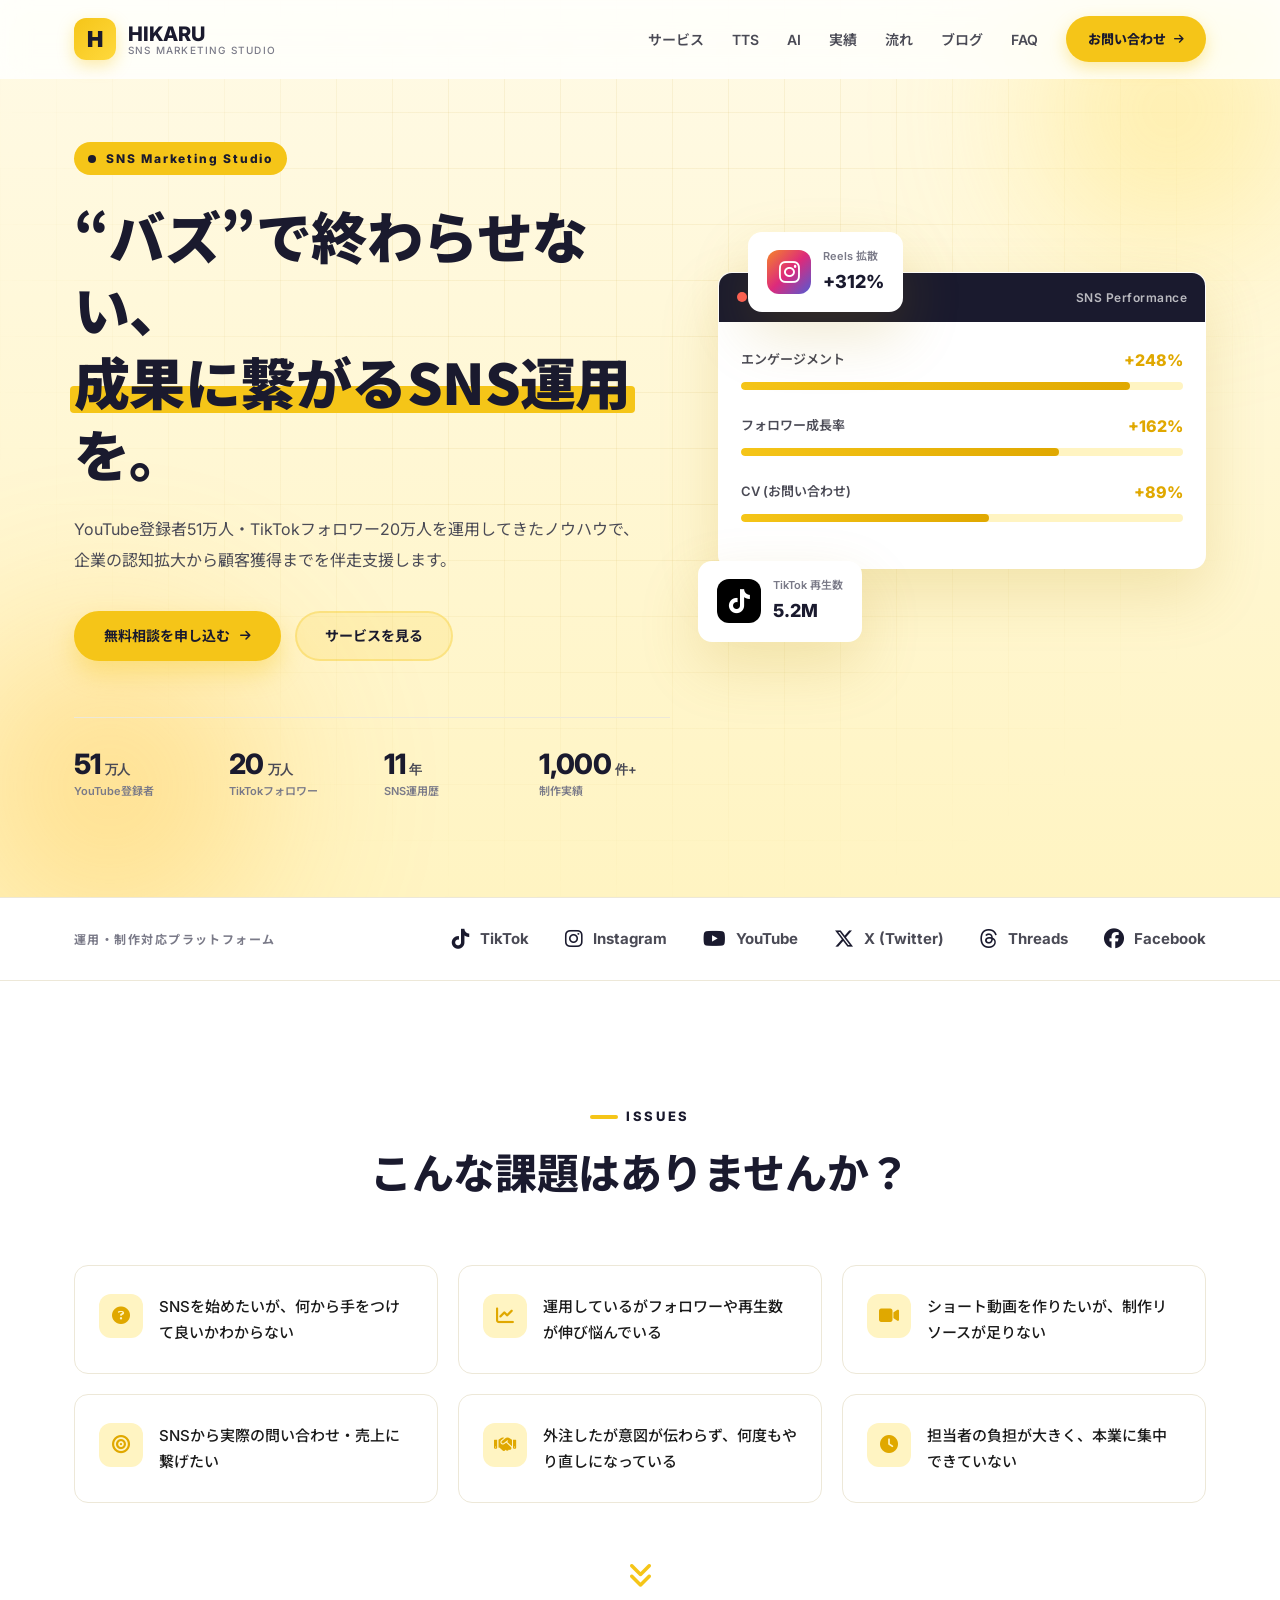
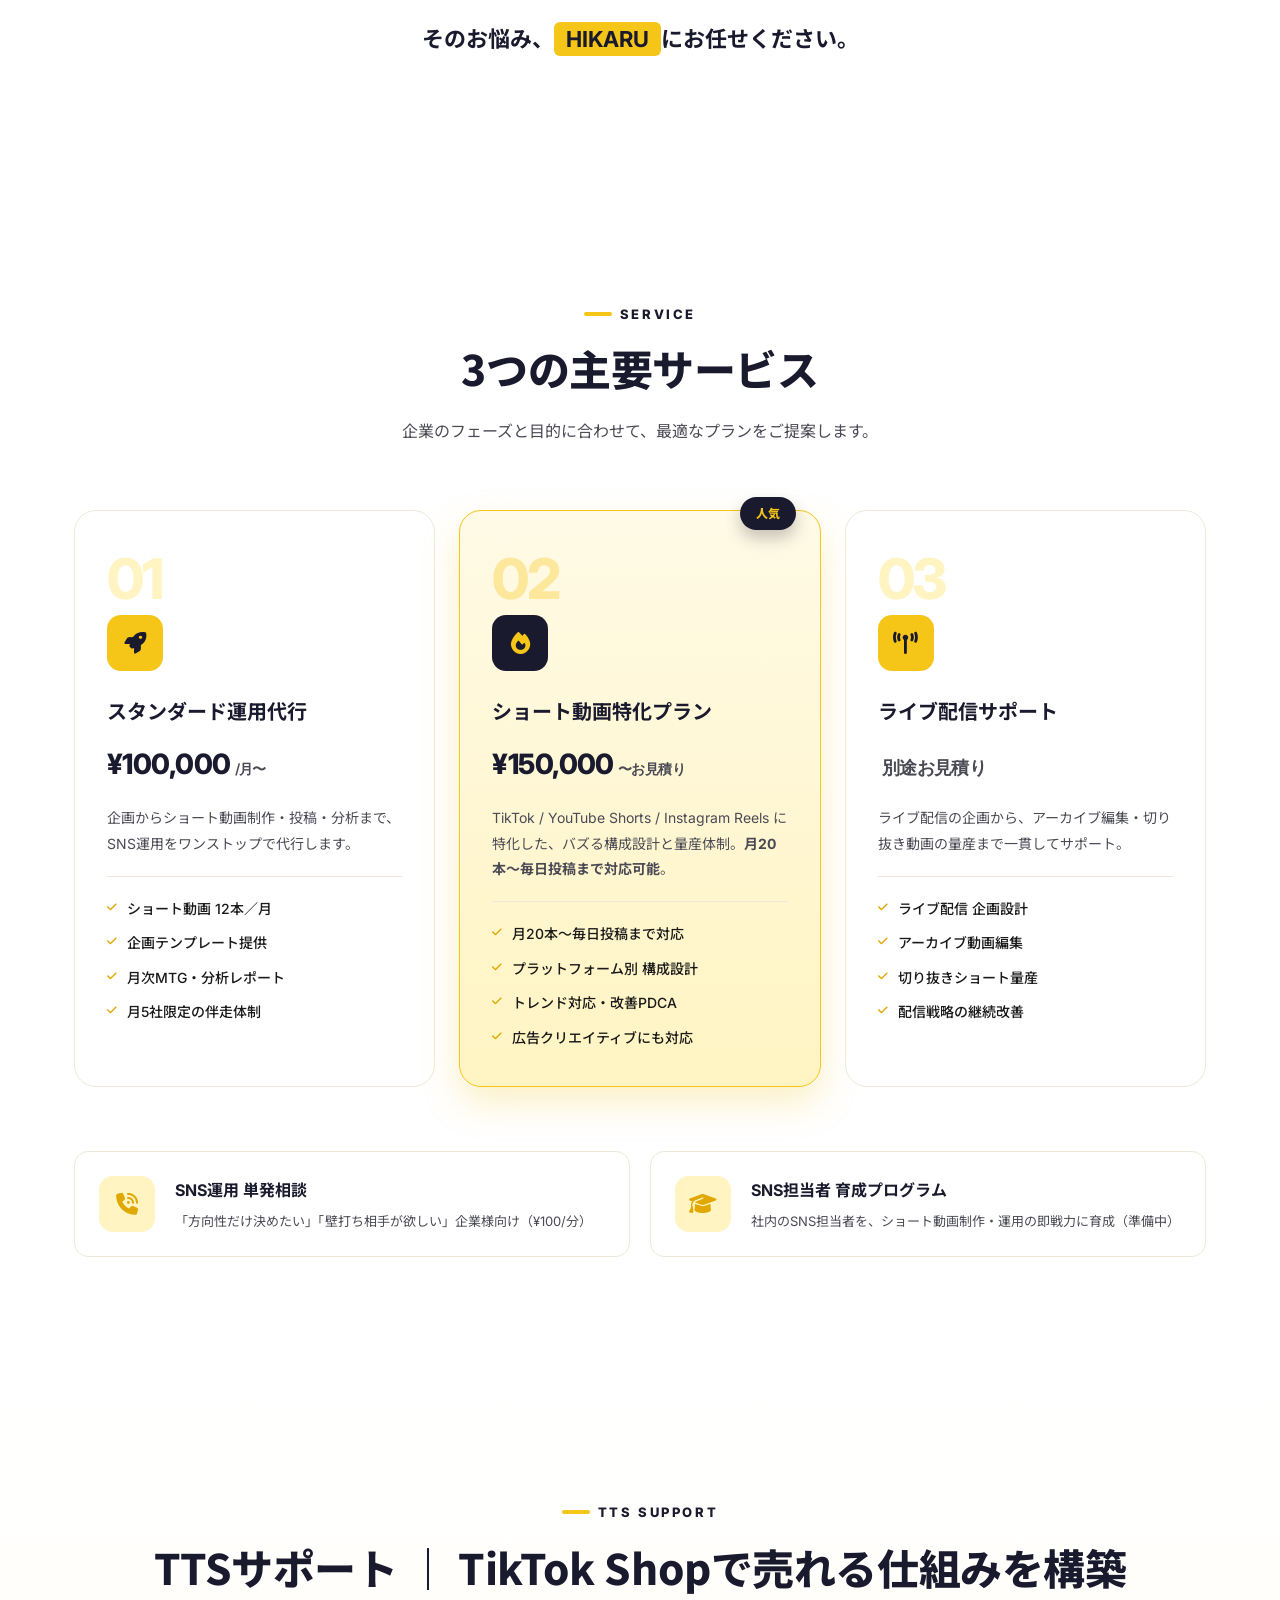
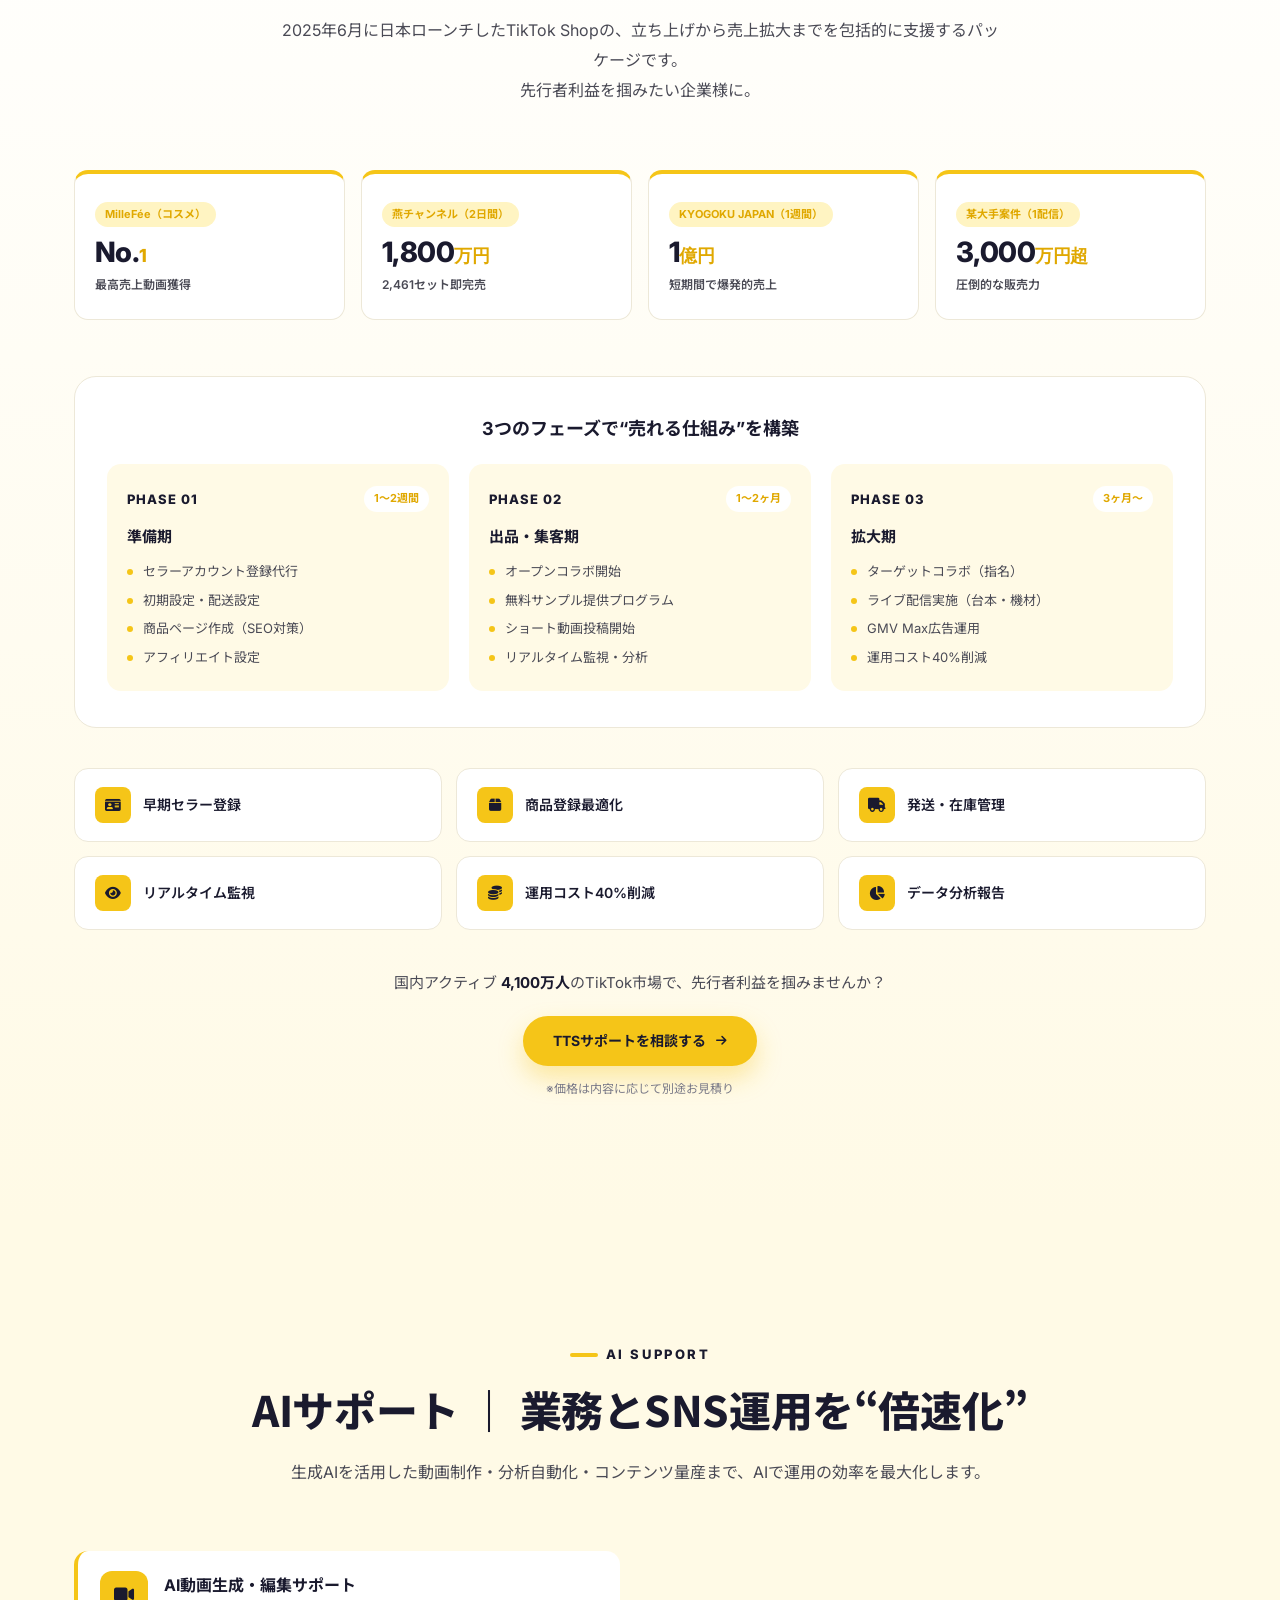
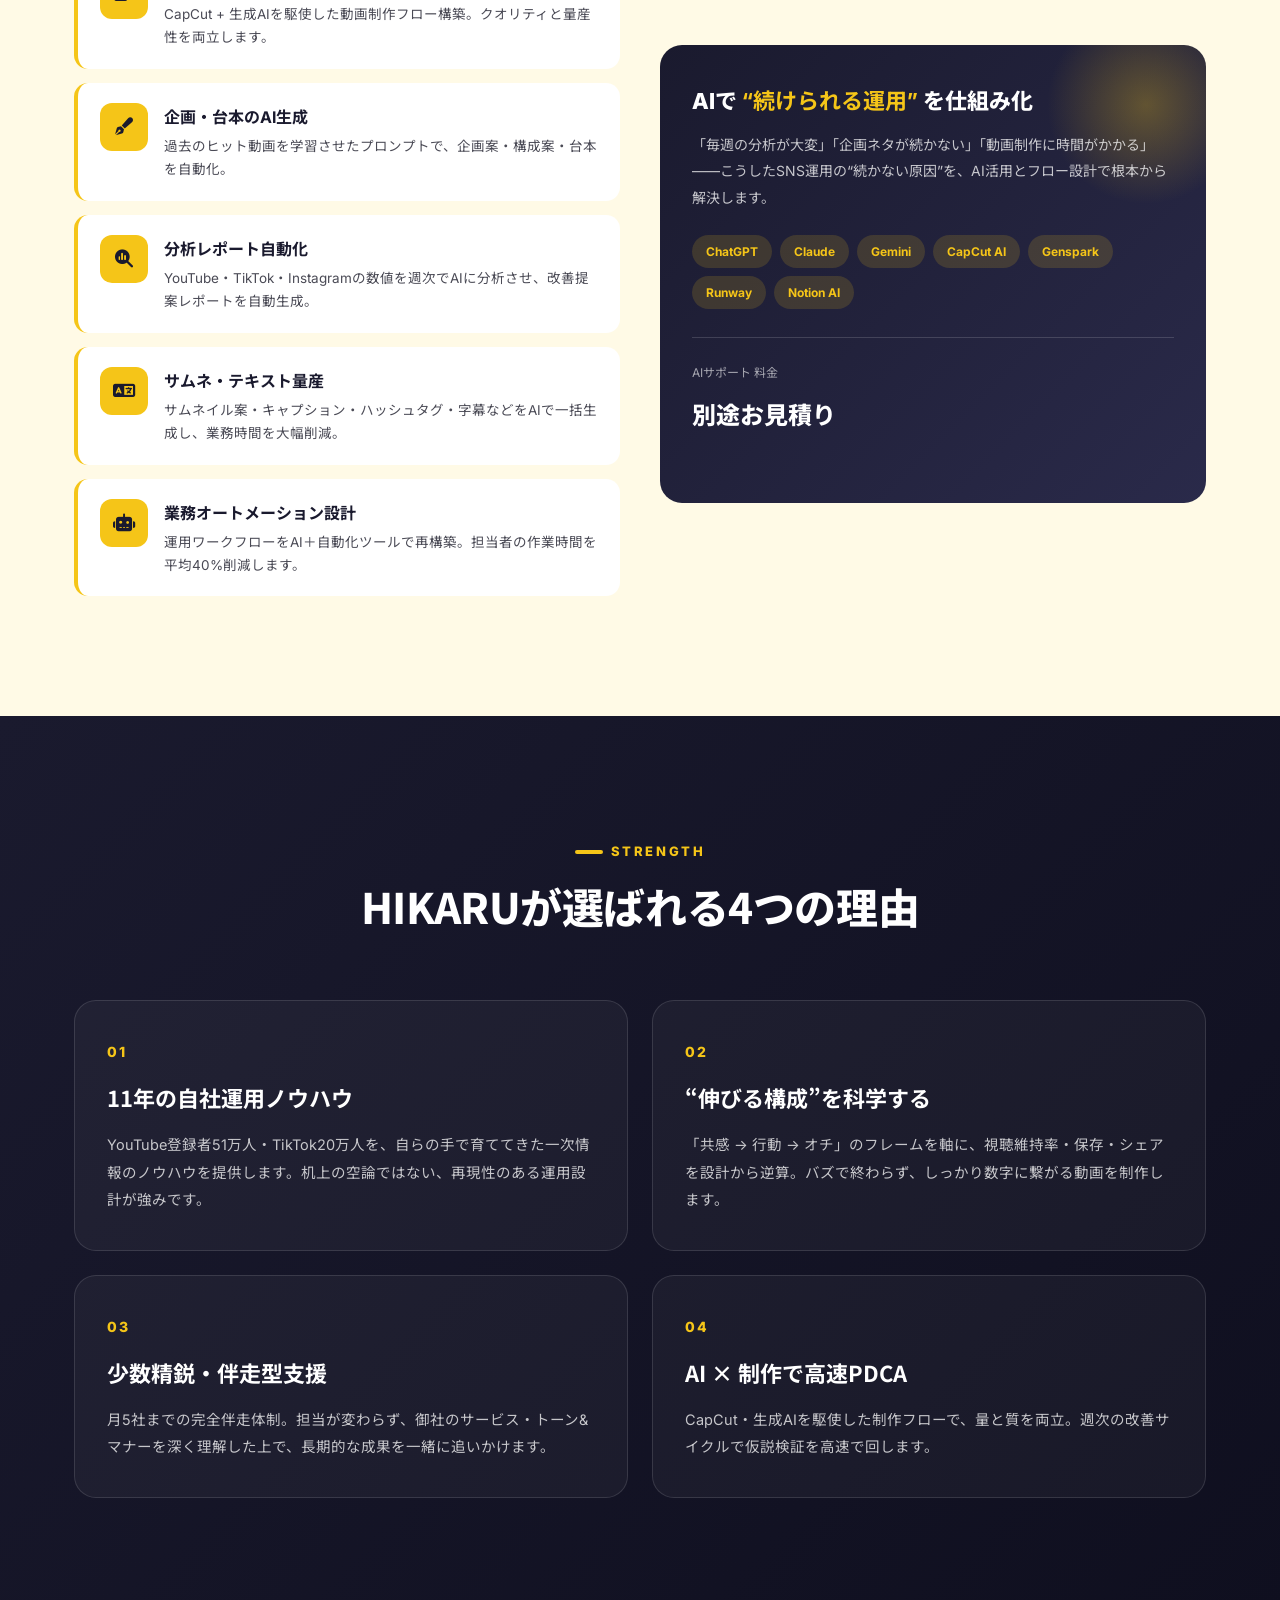
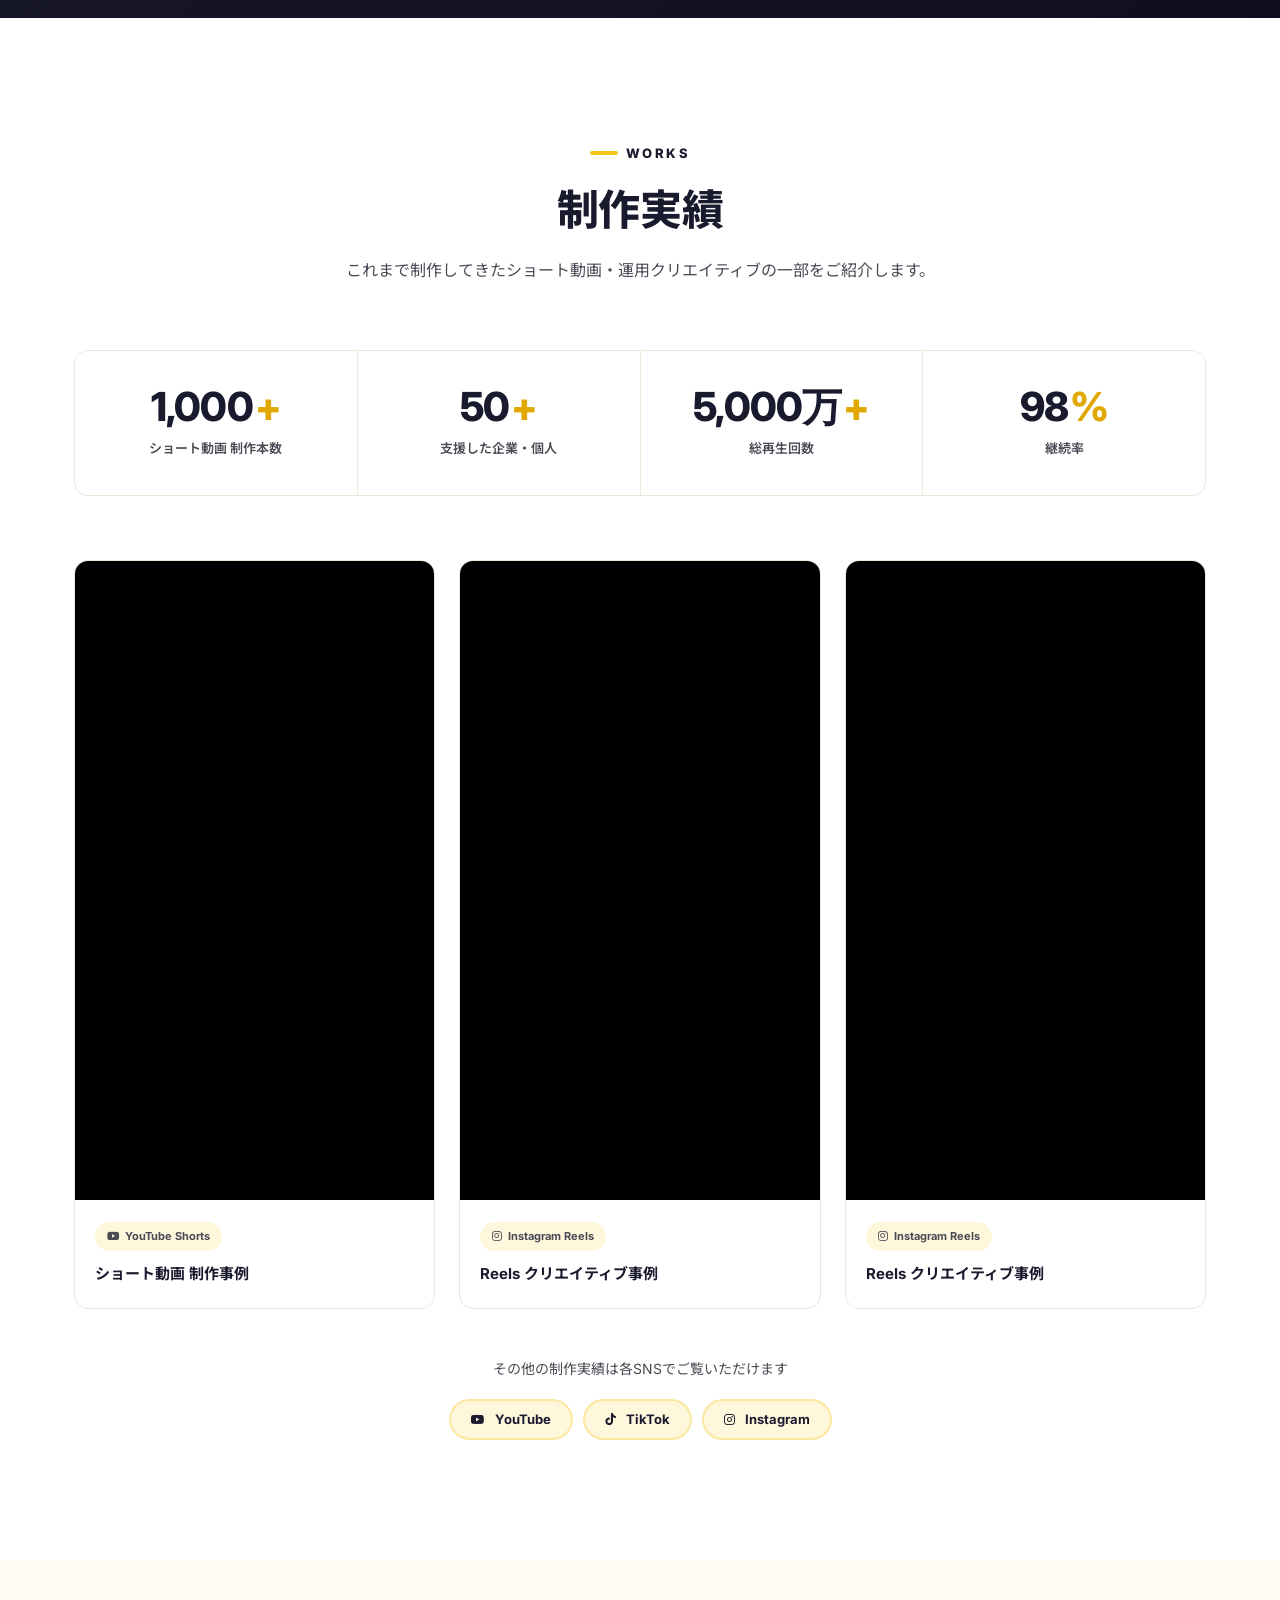
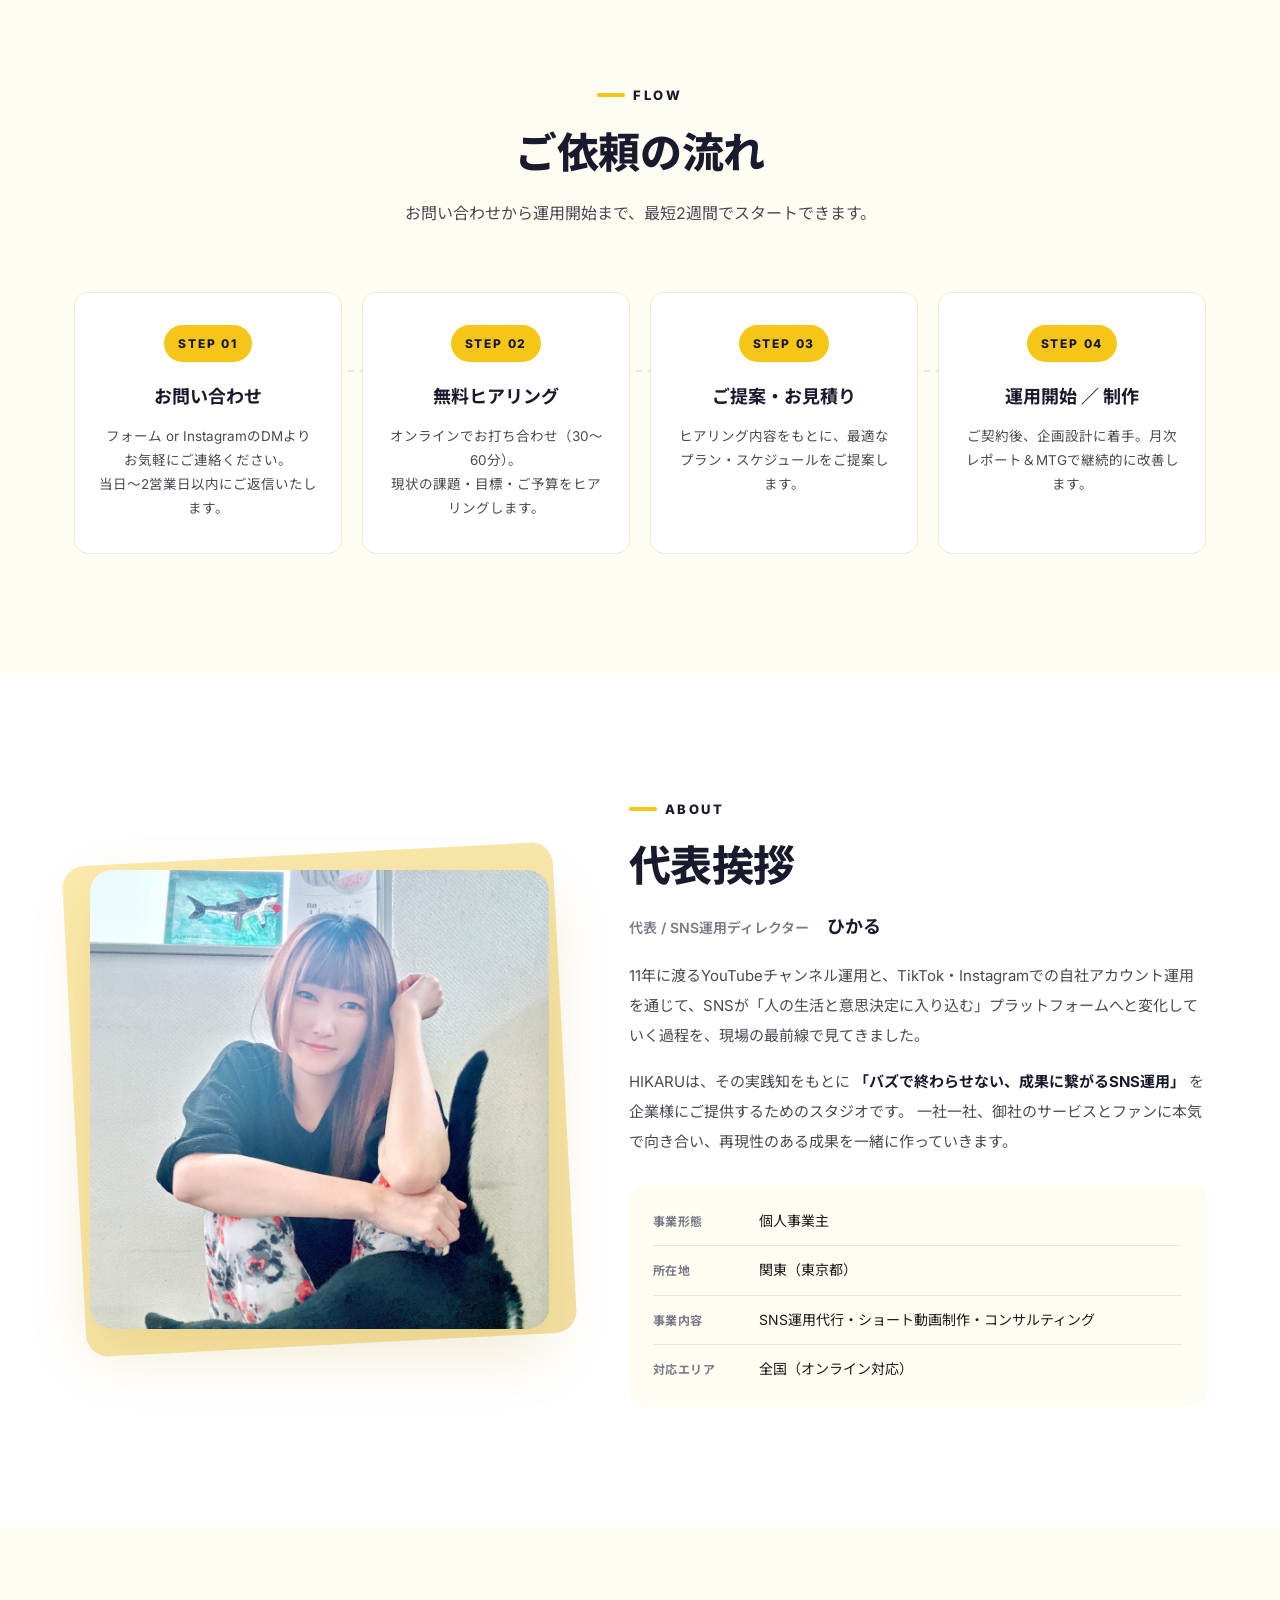
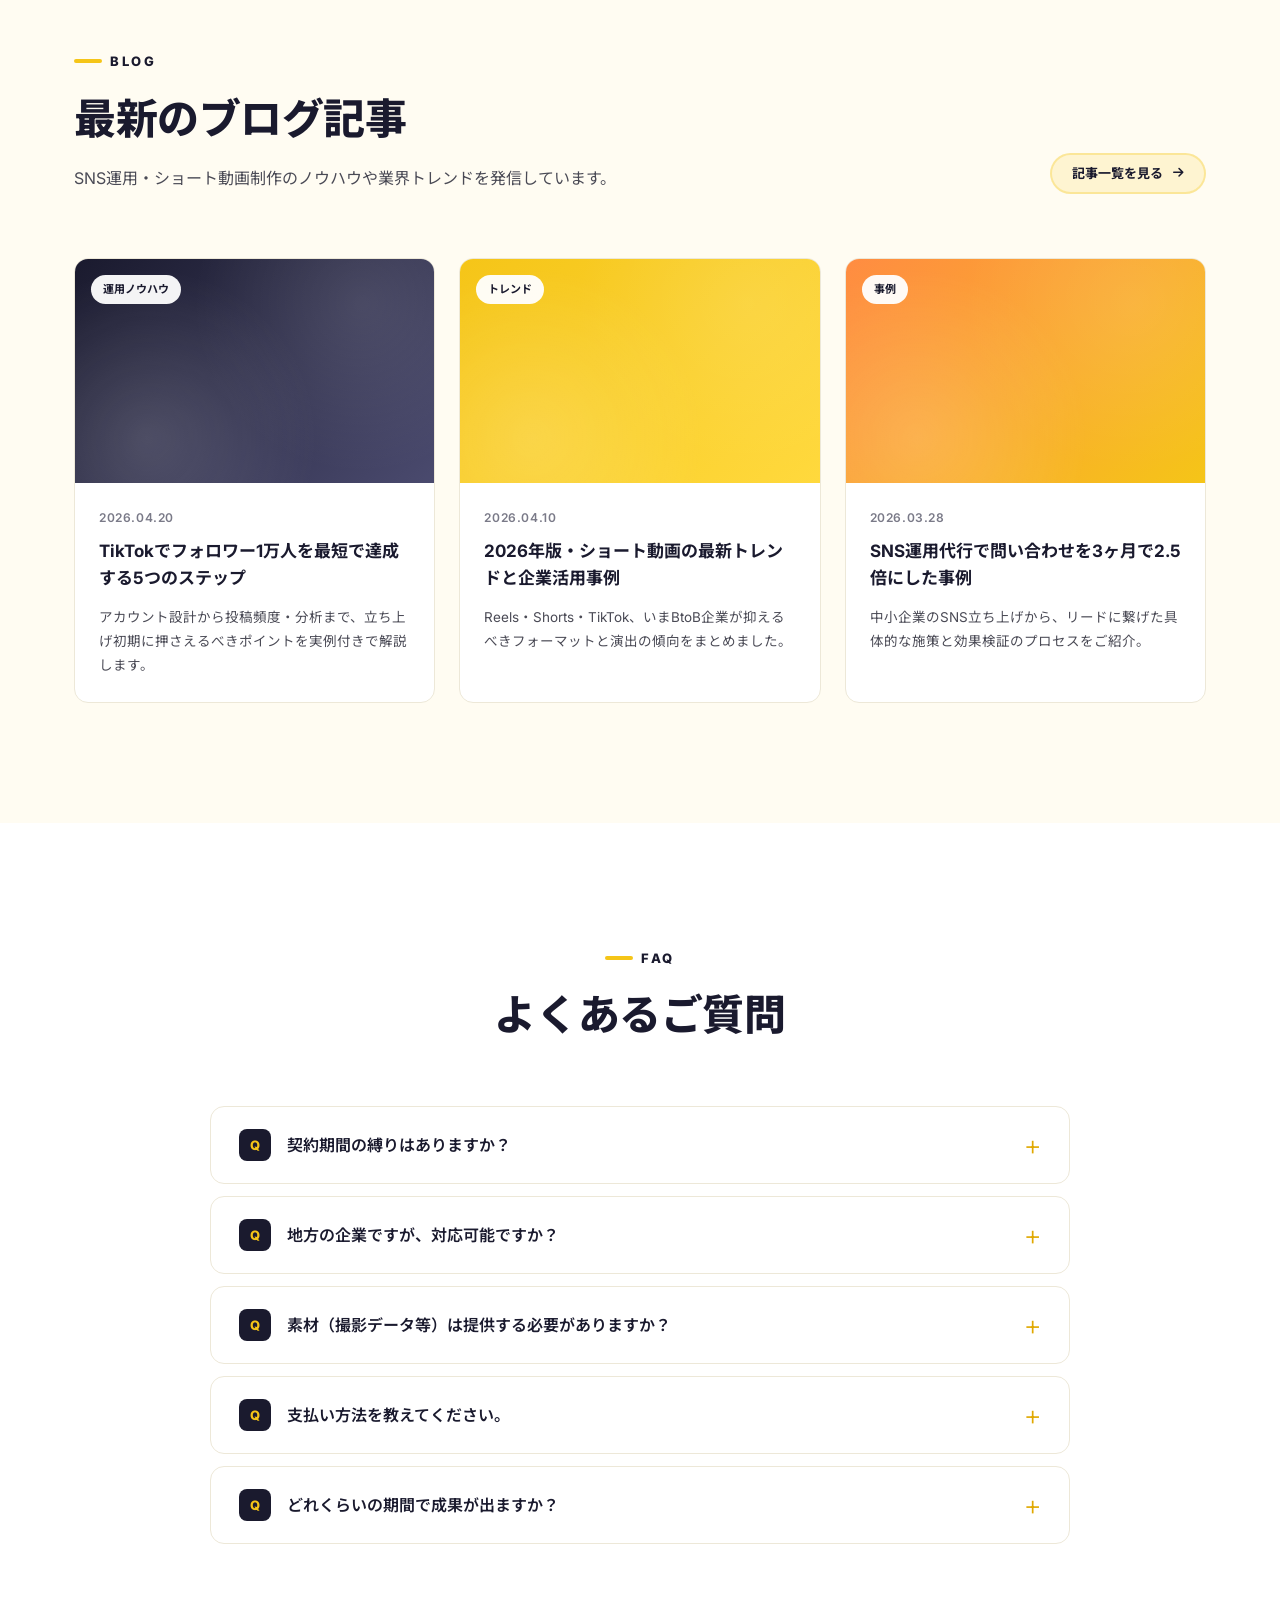
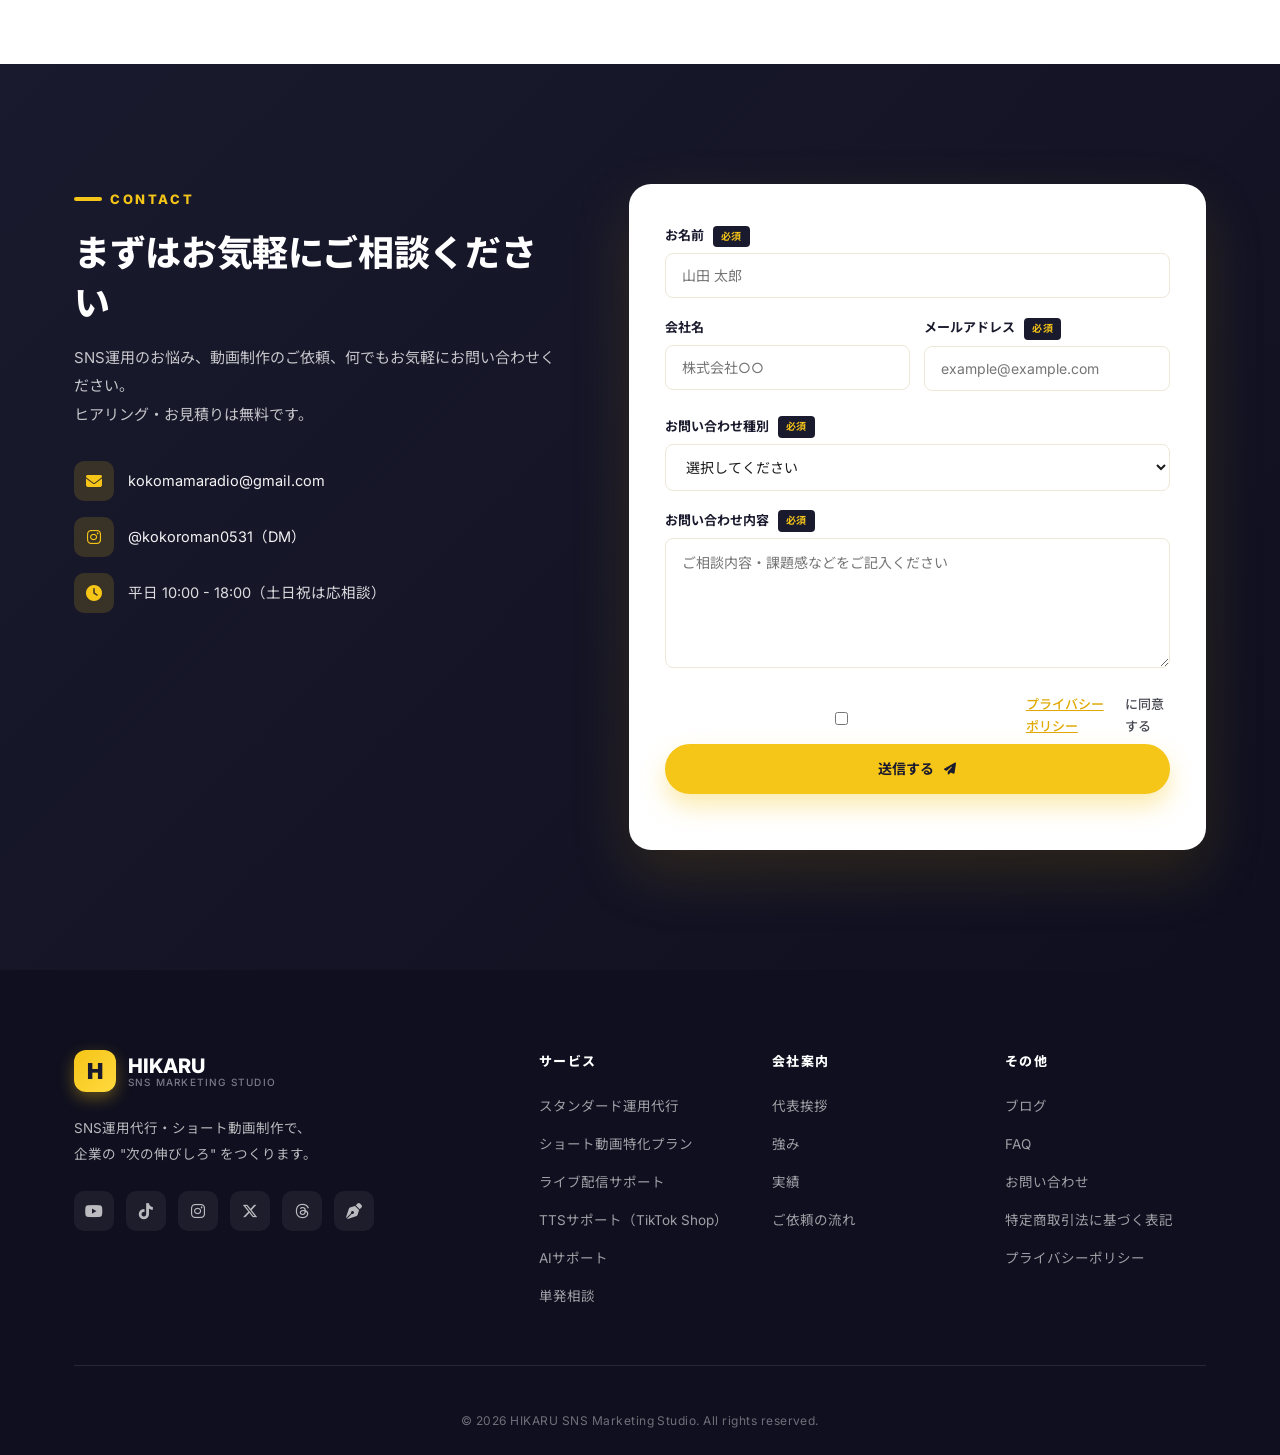
<file: index.html>
<!DOCTYPE html>
<html lang="ja">
<head>
    <meta charset="UTF-8">
    <meta name="viewport" content="width=device-width, initial-scale=1.0">
    <meta name="description" content="HIKARU｜SNS運用代行・ショート動画制作。YouTube51万人・TikTok20万人運用の実績を活かし、企業様のSNSアカウントを成果に直結させる伴走型支援を提供します。">
    <meta name="keywords" content="SNS運用代行,ショート動画制作,TikTok運用,Instagram運用,YouTube運用,SNSマーケティング">
    <title>HIKARU｜SNS運用代行・ショート動画制作 | 伴走型のSNSマーケティング支援</title>

    <!-- OGP -->
    <meta property="og:title" content="HIKARU｜SNS運用代行・ショート動画制作">
    <meta property="og:description" content="51万人のYouTubeチャンネル運用ノウハウを企業のSNSに。実務型・伴走型のSNSマーケティング支援。">
    <meta property="og:type" content="website">

    <!-- Google Fonts -->
    <link rel="preconnect" href="https://fonts.googleapis.com">
    <link rel="preconnect" href="https://fonts.gstatic.com" crossorigin>
    <link href="https://fonts.googleapis.com/css2?family=Noto+Sans+JP:wght@400;500;700;900&family=Inter:wght@400;500;600;700;800&display=swap" rel="stylesheet">

    <!-- Font Awesome -->
    <link rel="stylesheet" href="https://cdn.jsdelivr.net/npm/@fortawesome/fontawesome-free@6.4.0/css/all.min.css">

    <!-- CSS -->
    <link rel="stylesheet" href="css/style.css">
</head>
<body>
    <!-- ヘッダー -->
    <header class="site-header" id="siteHeader">
        <div class="header-inner">
            <a href="index.html" class="brand">
                <span class="brand-mark">H</span>
                <span class="brand-text">
                    <span class="brand-name">HIKARU</span>
                    <span class="brand-tag">SNS Marketing Studio</span>
                </span>
            </a>
            <nav class="global-nav" id="globalNav">
                <ul class="nav-list">
                    <li><a href="#service">サービス</a></li>
                    <li><a href="#tts">TTS</a></li>
                    <li><a href="#ai">AI</a></li>
                    <li><a href="#works">実績</a></li>
                    <li><a href="#flow">流れ</a></li>
                    <li><a href="blog.html">ブログ</a></li>
                    <li><a href="#faq">FAQ</a></li>
                </ul>
                <a href="#contact" class="nav-cta">お問い合わせ <i class="fas fa-arrow-right"></i></a>
            </nav>
            <button class="hamburger" id="hamburger" aria-label="メニューを開く">
                <span></span><span></span><span></span>
            </button>
        </div>
    </header>

    <!-- ヒーロー -->
    <section class="hero">
        <div class="hero-bg">
            <span class="grid-overlay"></span>
            <span class="hero-blob hero-blob-1"></span>
            <span class="hero-blob hero-blob-2"></span>
        </div>
        <div class="hero-inner">
            <div class="hero-text">
                <p class="hero-eyebrow"><span class="dot"></span>SNS Marketing Studio</p>
                <h1 class="hero-title">
                    “バズ”で終わらせない、<br>
                    <span class="hl">成果に繋がるSNS運用</span>を。
                </h1>
                <p class="hero-lead">
                    YouTube登録者51万人・TikTokフォロワー20万人を運用してきたノウハウで、<br class="pc-only">
                    企業の認知拡大から顧客獲得までを伴走支援します。
                </p>
                <div class="hero-actions">
                    <a href="#contact" class="btn btn-primary">
                        無料相談を申し込む <i class="fas fa-arrow-right"></i>
                    </a>
                    <a href="#service" class="btn btn-ghost">
                        サービスを見る
                    </a>
                </div>
                <div class="hero-trust">
                    <div class="trust-item">
                        <span class="trust-num"><span data-target="51">0</span><span class="unit">万人</span></span>
                        <span class="trust-label">YouTube登録者</span>
                    </div>
                    <div class="trust-item">
                        <span class="trust-num"><span data-target="20">0</span><span class="unit">万人</span></span>
                        <span class="trust-label">TikTokフォロワー</span>
                    </div>
                    <div class="trust-item">
                        <span class="trust-num"><span data-target="11">0</span><span class="unit">年</span></span>
                        <span class="trust-label">SNS運用歴</span>
                    </div>
                    <div class="trust-item">
                        <span class="trust-num"><span data-target="1000">0</span><span class="unit">件+</span></span>
                        <span class="trust-label">制作実績</span>
                    </div>
                </div>
            </div>
            <div class="hero-visual">
                <div class="hero-card hero-card-main">
                    <div class="card-head">
                        <span class="card-dot red"></span>
                        <span class="card-dot yellow"></span>
                        <span class="card-dot green"></span>
                        <span class="card-title">SNS Performance</span>
                    </div>
                    <div class="card-body">
                        <div class="metric-row">
                            <span class="metric-label">エンゲージメント</span>
                            <span class="metric-value up">+248%</span>
                        </div>
                        <div class="metric-bar"><span style="width:88%"></span></div>
                        <div class="metric-row">
                            <span class="metric-label">フォロワー成長率</span>
                            <span class="metric-value up">+162%</span>
                        </div>
                        <div class="metric-bar"><span style="width:72%"></span></div>
                        <div class="metric-row">
                            <span class="metric-label">CV (お問い合わせ)</span>
                            <span class="metric-value up">+89%</span>
                        </div>
                        <div class="metric-bar"><span style="width:56%"></span></div>
                    </div>
                </div>
                <div class="hero-card hero-card-mini hero-card-mini-1">
                    <i class="fab fa-tiktok"></i>
                    <div>
                        <p class="mini-label">TikTok 再生数</p>
                        <p class="mini-value">5.2M</p>
                    </div>
                </div>
                <div class="hero-card hero-card-mini hero-card-mini-2">
                    <i class="fab fa-instagram"></i>
                    <div>
                        <p class="mini-label">Reels 拡散</p>
                        <p class="mini-value">+312%</p>
                    </div>
                </div>
            </div>
        </div>
    </section>

    <!-- ロゴ／実績バナー -->
    <section class="logo-strip">
        <div class="container">
            <p class="logo-strip-label">運用・制作対応プラットフォーム</p>
            <div class="logo-strip-list">
                <span><i class="fab fa-tiktok"></i> TikTok</span>
                <span><i class="fab fa-instagram"></i> Instagram</span>
                <span><i class="fab fa-youtube"></i> YouTube</span>
                <span><i class="fab fa-x-twitter"></i> X (Twitter)</span>
                <span><i class="fab fa-threads"></i> Threads</span>
                <span><i class="fab fa-facebook"></i> Facebook</span>
            </div>
        </div>
    </section>

    <!-- 課題提起 -->
    <section class="issues section">
        <div class="container">
            <div class="section-head">
                <span class="section-eyebrow">ISSUES</span>
                <h2 class="section-title">こんな課題はありませんか？</h2>
            </div>
            <div class="issues-grid">
                <div class="issue-card">
                    <i class="fas fa-circle-question"></i>
                    <p>SNSを始めたいが、何から手をつけて良いかわからない</p>
                </div>
                <div class="issue-card">
                    <i class="fas fa-chart-line"></i>
                    <p>運用しているがフォロワーや再生数が伸び悩んでいる</p>
                </div>
                <div class="issue-card">
                    <i class="fas fa-video"></i>
                    <p>ショート動画を作りたいが、制作リソースが足りない</p>
                </div>
                <div class="issue-card">
                    <i class="fas fa-bullseye"></i>
                    <p>SNSから実際の問い合わせ・売上に繋げたい</p>
                </div>
                <div class="issue-card">
                    <i class="fas fa-handshake"></i>
                    <p>外注したが意図が伝わらず、何度もやり直しになっている</p>
                </div>
                <div class="issue-card">
                    <i class="fas fa-clock"></i>
                    <p>担当者の負担が大きく、本業に集中できていない</p>
                </div>
            </div>
            <div class="issues-arrow"><i class="fas fa-angle-double-down"></i></div>
            <p class="issues-cta">そのお悩み、<strong>HIKARU</strong>にお任せください。</p>
        </div>
    </section>

    <!-- サービス -->
    <section id="service" class="service section">
        <div class="container">
            <div class="section-head">
                <span class="section-eyebrow">SERVICE</span>
                <h2 class="section-title">3つの主要サービス</h2>
                <p class="section-lead">企業のフェーズと目的に合わせて、最適なプランをご提案します。</p>
            </div>
            <div class="service-grid">
                <div class="service-card">
                    <div class="service-num">01</div>
                    <div class="service-icon"><i class="fas fa-rocket"></i></div>
                    <h3 class="service-name">スタンダード運用代行</h3>
                    <p class="service-price">¥100,000<span>/月〜</span></p>
                    <p class="service-desc">企画からショート動画制作・投稿・分析まで、SNS運用をワンストップで代行します。</p>
                    <ul class="service-list">
                        <li><i class="fas fa-check"></i> ショート動画 12本／月</li>
                        <li><i class="fas fa-check"></i> 企画テンプレート提供</li>
                        <li><i class="fas fa-check"></i> 月次MTG・分析レポート</li>
                        <li><i class="fas fa-check"></i> 月5社限定の伴走体制</li>
                    </ul>
                </div>
                <div class="service-card service-featured">
                    <span class="service-badge">人気</span>
                    <div class="service-num">02</div>
                    <div class="service-icon"><i class="fas fa-fire"></i></div>
                    <h3 class="service-name">ショート動画特化プラン</h3>
                    <p class="service-price">¥150,000<span>〜お見積り</span></p>
                    <p class="service-desc">TikTok / YouTube Shorts / Instagram Reels に特化した、バズる構成設計と量産体制。<strong>月20本〜毎日投稿まで対応可能</strong>。</p>
                    <ul class="service-list">
                        <li><i class="fas fa-check"></i> 月20本〜毎日投稿まで対応</li>
                        <li><i class="fas fa-check"></i> プラットフォーム別 構成設計</li>
                        <li><i class="fas fa-check"></i> トレンド対応・改善PDCA</li>
                        <li><i class="fas fa-check"></i> 広告クリエイティブにも対応</li>
                    </ul>
                </div>
                <div class="service-card">
                    <div class="service-num">03</div>
                    <div class="service-icon"><i class="fas fa-tower-broadcast"></i></div>
                    <h3 class="service-name">ライブ配信サポート</h3>
                    <p class="service-price"><span style="font-size:18px;">別途お見積り</span></p>
                    <p class="service-desc">ライブ配信の企画から、アーカイブ編集・切り抜き動画の量産まで一貫してサポート。</p>
                    <ul class="service-list">
                        <li><i class="fas fa-check"></i> ライブ配信 企画設計</li>
                        <li><i class="fas fa-check"></i> アーカイブ動画編集</li>
                        <li><i class="fas fa-check"></i> 切り抜きショート量産</li>
                        <li><i class="fas fa-check"></i> 配信戦略の継続改善</li>
                    </ul>
                </div>
            </div>

            <div class="service-extra">
                <div class="extra-card">
                    <div class="extra-icon"><i class="fas fa-phone-volume"></i></div>
                    <div class="extra-body">
                        <h4>SNS運用 単発相談</h4>
                        <p>「方向性だけ決めたい」「壁打ち相手が欲しい」企業様向け（¥100/分）</p>
                    </div>
                </div>
                <div class="extra-card">
                    <div class="extra-icon"><i class="fas fa-graduation-cap"></i></div>
                    <div class="extra-body">
                        <h4>SNS担当者 育成プログラム</h4>
                        <p>社内のSNS担当者を、ショート動画制作・運用の即戦力に育成（準備中）</p>
                    </div>
                </div>
            </div>
        </div>
    </section>

    <!-- TTSサポート（TikTok Shop） -->
    <section id="tts" class="tts-section section">
        <div class="container">
            <div class="section-head">
                <span class="section-eyebrow">TTS SUPPORT</span>
                <h2 class="section-title">TTSサポート ｜ TikTok Shopで売れる仕組みを構築</h2>
                <p class="section-lead">2025年6月に日本ローンチしたTikTok Shopの、立ち上げから売上拡大までを包括的に支援するパッケージです。<br>先行者利益を掴みたい企業様に。</p>
            </div>

            <div class="tts-cases">
                <div class="tts-case">
                    <span class="case-tag">MilleFée（コスメ）</span>
                    <p class="case-num">No.<span>1</span></p>
                    <p class="case-label">最高売上動画獲得</p>
                </div>
                <div class="tts-case">
                    <span class="case-tag">燕チャンネル（2日間）</span>
                    <p class="case-num">1,800<span>万円</span></p>
                    <p class="case-label">2,461セット即完売</p>
                </div>
                <div class="tts-case">
                    <span class="case-tag">KYOGOKU JAPAN（1週間）</span>
                    <p class="case-num">1<span>億円</span></p>
                    <p class="case-label">短期間で爆発的売上</p>
                </div>
                <div class="tts-case">
                    <span class="case-tag">某大手案件（1配信）</span>
                    <p class="case-num">3,000<span>万円超</span></p>
                    <p class="case-label">圧倒的な販売力</p>
                </div>
            </div>

            <div class="tts-flow">
                <h3 class="tts-flow-title">3つのフェーズで“売れる仕組み”を構築</h3>
                <div class="tts-phases">
                    <div class="tts-phase">
                        <div class="tts-phase-head">
                            <span class="tts-phase-num">PHASE 01</span>
                            <span class="tts-phase-time">1〜2週間</span>
                        </div>
                        <h4>準備期</h4>
                        <ul>
                            <li>セラーアカウント登録代行</li>
                            <li>初期設定・配送設定</li>
                            <li>商品ページ作成（SEO対策）</li>
                            <li>アフィリエイト設定</li>
                        </ul>
                    </div>
                    <div class="tts-phase">
                        <div class="tts-phase-head">
                            <span class="tts-phase-num">PHASE 02</span>
                            <span class="tts-phase-time">1〜2ヶ月</span>
                        </div>
                        <h4>出品・集客期</h4>
                        <ul>
                            <li>オープンコラボ開始</li>
                            <li>無料サンプル提供プログラム</li>
                            <li>ショート動画投稿開始</li>
                            <li>リアルタイム監視・分析</li>
                        </ul>
                    </div>
                    <div class="tts-phase">
                        <div class="tts-phase-head">
                            <span class="tts-phase-num">PHASE 03</span>
                            <span class="tts-phase-time">3ヶ月〜</span>
                        </div>
                        <h4>拡大期</h4>
                        <ul>
                            <li>ターゲットコラボ（指名）</li>
                            <li>ライブ配信実施（台本・機材）</li>
                            <li>GMV Max広告運用</li>
                            <li>運用コスト40%削減</li>
                        </ul>
                    </div>
                </div>
            </div>

            <div class="tts-features">
                <div class="tts-feat"><i class="fas fa-id-card"></i>早期セラー登録</div>
                <div class="tts-feat"><i class="fas fa-box"></i>商品登録最適化</div>
                <div class="tts-feat"><i class="fas fa-truck"></i>発送・在庫管理</div>
                <div class="tts-feat"><i class="fas fa-eye"></i>リアルタイム監視</div>
                <div class="tts-feat"><i class="fas fa-coins"></i>運用コスト40%削減</div>
                <div class="tts-feat"><i class="fas fa-chart-pie"></i>データ分析報告</div>
            </div>

            <div style="text-align: center; margin-top: 40px;">
                <p style="color: var(--c-text-2); font-size: 15px; margin-bottom: 20px;">国内アクティブ <strong style="color: var(--c-navy);">4,100万人</strong>のTikTok市場で、先行者利益を掴みませんか？</p>
                <a href="#contact" class="btn btn-primary">TTSサポートを相談する <i class="fas fa-arrow-right"></i></a>
                <p style="color: var(--c-text-3); font-size: 12px; margin-top: 12px;">※価格は内容に応じて別途お見積り</p>
            </div>
        </div>
    </section>

    <!-- AIサポート -->
    <section id="ai" class="ai-section section">
        <div class="container">
            <div class="section-head">
                <span class="section-eyebrow">AI SUPPORT</span>
                <h2 class="section-title">AIサポート ｜ 業務とSNS運用を“倍速化”</h2>
                <p class="section-lead">生成AIを活用した動画制作・分析自動化・コンテンツ量産まで、AIで運用の効率を最大化します。</p>
            </div>

            <div class="ai-grid">
                <div class="ai-list">
                    <div class="ai-item">
                        <div class="ai-item-icon"><i class="fas fa-video"></i></div>
                        <div>
                            <h4>AI動画生成・編集サポート</h4>
                            <p>CapCut + 生成AIを駆使した動画制作フロー構築。クオリティと量産性を両立します。</p>
                        </div>
                    </div>
                    <div class="ai-item">
                        <div class="ai-item-icon"><i class="fas fa-pen-fancy"></i></div>
                        <div>
                            <h4>企画・台本のAI生成</h4>
                            <p>過去のヒット動画を学習させたプロンプトで、企画案・構成案・台本を自動化。</p>
                        </div>
                    </div>
                    <div class="ai-item">
                        <div class="ai-item-icon"><i class="fas fa-magnifying-glass-chart"></i></div>
                        <div>
                            <h4>分析レポート自動化</h4>
                            <p>YouTube・TikTok・Instagramの数値を週次でAIに分析させ、改善提案レポートを自動生成。</p>
                        </div>
                    </div>
                    <div class="ai-item">
                        <div class="ai-item-icon"><i class="fas fa-language"></i></div>
                        <div>
                            <h4>サムネ・テキスト量産</h4>
                            <p>サムネイル案・キャプション・ハッシュタグ・字幕などをAIで一括生成し、業務時間を大幅削減。</p>
                        </div>
                    </div>
                    <div class="ai-item">
                        <div class="ai-item-icon"><i class="fas fa-robot"></i></div>
                        <div>
                            <h4>業務オートメーション設計</h4>
                            <p>運用ワークフローをAI＋自動化ツールで再構築。担当者の作業時間を平均40%削減します。</p>
                        </div>
                    </div>
                </div>

                <div class="ai-visual">
                    <h3>AIで <strong>“続けられる運用”</strong> を仕組み化</h3>
                    <p>「毎週の分析が大変」「企画ネタが続かない」「動画制作に時間がかかる」——こうしたSNS運用の“続かない原因”を、AI活用とフロー設計で根本から解決します。</p>
                    <div class="ai-tags">
                        <span class="ai-tag">ChatGPT</span>
                        <span class="ai-tag">Claude</span>
                        <span class="ai-tag">Gemini</span>
                        <span class="ai-tag">CapCut AI</span>
                        <span class="ai-tag">Genspark</span>
                        <span class="ai-tag">Runway</span>
                        <span class="ai-tag">Notion AI</span>
                    </div>
                    <div style="margin-top: 28px; padding-top: 24px; border-top: 1px solid rgba(255,255,255,.15);">
                        <p style="color: rgba(255,255,255,.6); font-size: 12px; margin-bottom: 8px;">AIサポート 料金</p>
                        <p style="color: #fff; font-size: 24px; font-weight: 800;">別途お見積り</p>
                    </div>
                </div>
            </div>
        </div>
    </section>

    <!-- 強み -->
    <section id="strength" class="strength section section-dark">
        <div class="container">
            <div class="section-head">
                <span class="section-eyebrow light">STRENGTH</span>
                <h2 class="section-title">HIKARUが選ばれる4つの理由</h2>
            </div>
            <div class="strength-grid">
                <div class="strength-card">
                    <span class="strength-num">01</span>
                    <h3>11年の自社運用ノウハウ</h3>
                    <p>YouTube登録者51万人・TikTok20万人を、自らの手で育ててきた一次情報のノウハウを提供します。机上の空論ではない、再現性のある運用設計が強みです。</p>
                </div>
                <div class="strength-card">
                    <span class="strength-num">02</span>
                    <h3>“伸びる構成”を科学する</h3>
                    <p>「共感 → 行動 → オチ」のフレームを軸に、視聴維持率・保存・シェアを設計から逆算。バズで終わらず、しっかり数字に繋がる動画を制作します。</p>
                </div>
                <div class="strength-card">
                    <span class="strength-num">03</span>
                    <h3>少数精鋭・伴走型支援</h3>
                    <p>月5社までの完全伴走体制。担当が変わらず、御社のサービス・トーン&マナーを深く理解した上で、長期的な成果を一緒に追いかけます。</p>
                </div>
                <div class="strength-card">
                    <span class="strength-num">04</span>
                    <h3>AI × 制作で高速PDCA</h3>
                    <p>CapCut・生成AIを駆使した制作フローで、量と質を両立。週次の改善サイクルで仮説検証を高速で回します。</p>
                </div>
            </div>
        </div>
    </section>

    <!-- 実績 -->
    <section id="works" class="works section">
        <div class="container">
            <div class="section-head">
                <span class="section-eyebrow">WORKS</span>
                <h2 class="section-title">制作実績</h2>
                <p class="section-lead">これまで制作してきたショート動画・運用クリエイティブの一部をご紹介します。</p>
            </div>

            <div class="works-stats">
                <div class="ws-item">
                    <p class="ws-num">1,000<span>+</span></p>
                    <p class="ws-label">ショート動画 制作本数</p>
                </div>
                <div class="ws-item">
                    <p class="ws-num">50<span>+</span></p>
                    <p class="ws-label">支援した企業・個人</p>
                </div>
                <div class="ws-item">
                    <p class="ws-num">5,000万<span>+</span></p>
                    <p class="ws-label">総再生回数</p>
                </div>
                <div class="ws-item">
                    <p class="ws-num">98<span>%</span></p>
                    <p class="ws-label">継続率</p>
                </div>
            </div>

            <div class="works-grid">
                <div class="work-item">
                    <div class="video-frame">
                        <iframe src="https://www.youtube.com/embed/mZe6mhRXg18"
                            title="YouTube Shorts" frameborder="0"
                            allow="accelerometer; autoplay; clipboard-write; encrypted-media; gyroscope; picture-in-picture"
                            allowfullscreen></iframe>
                    </div>
                    <div class="work-meta">
                        <span class="work-tag"><i class="fab fa-youtube"></i> YouTube Shorts</span>
                        <h4>ショート動画 制作事例</h4>
                    </div>
                </div>
                <div class="work-item">
                    <div class="video-frame">
                        <blockquote class="instagram-media"
                            data-instgrm-permalink="https://www.instagram.com/reel/DUe4h12Em9g/"
                            data-instgrm-version="14"></blockquote>
                    </div>
                    <div class="work-meta">
                        <span class="work-tag"><i class="fab fa-instagram"></i> Instagram Reels</span>
                        <h4>Reels クリエイティブ事例</h4>
                    </div>
                </div>
                <div class="work-item">
                    <div class="video-frame">
                        <blockquote class="instagram-media"
                            data-instgrm-permalink="https://www.instagram.com/reel/DTPfrz4Eup3/"
                            data-instgrm-version="14"></blockquote>
                    </div>
                    <div class="work-meta">
                        <span class="work-tag"><i class="fab fa-instagram"></i> Instagram Reels</span>
                        <h4>Reels クリエイティブ事例</h4>
                    </div>
                </div>
            </div>

            <div class="works-foot">
                <p>その他の制作実績は各SNSでご覧いただけます</p>
                <div class="works-links">
                    <a href="https://www.youtube.com/channel/UCCx-4dKTfHo39DJO5ck375A" target="_blank" rel="noopener" class="btn btn-ghost btn-sm"><i class="fab fa-youtube"></i> YouTube</a>
                    <a href="https://www.tiktok.com/@kokoroman0531" target="_blank" rel="noopener" class="btn btn-ghost btn-sm"><i class="fab fa-tiktok"></i> TikTok</a>
                    <a href="https://www.instagram.com/kokoroman0531/" target="_blank" rel="noopener" class="btn btn-ghost btn-sm"><i class="fab fa-instagram"></i> Instagram</a>
                </div>
            </div>
        </div>
    </section>

    <!-- 流れ -->
    <section id="flow" class="flow section section-light">
        <div class="container">
            <div class="section-head">
                <span class="section-eyebrow">FLOW</span>
                <h2 class="section-title">ご依頼の流れ</h2>
                <p class="section-lead">お問い合わせから運用開始まで、最短2週間でスタートできます。</p>
            </div>

            <div class="flow-list">
                <div class="flow-step">
                    <span class="flow-num">STEP 01</span>
                    <h3>お問い合わせ</h3>
                    <p>フォーム or InstagramのDMよりお気軽にご連絡ください。<br>当日〜2営業日以内にご返信いたします。</p>
                </div>
                <div class="flow-step">
                    <span class="flow-num">STEP 02</span>
                    <h3>無料ヒアリング</h3>
                    <p>オンラインでお打ち合わせ（30〜60分）。<br>現状の課題・目標・ご予算をヒアリングします。</p>
                </div>
                <div class="flow-step">
                    <span class="flow-num">STEP 03</span>
                    <h3>ご提案・お見積り</h3>
                    <p>ヒアリング内容をもとに、最適なプラン・スケジュールをご提案します。</p>
                </div>
                <div class="flow-step">
                    <span class="flow-num">STEP 04</span>
                    <h3>運用開始 ／ 制作</h3>
                    <p>ご契約後、企画設計に着手。月次レポート＆MTGで継続的に改善します。</p>
                </div>
            </div>
        </div>
    </section>

    <!-- 代表 / About -->
    <section id="about" class="about section">
        <div class="container about-grid">
            <div class="about-image">
                <img src="images/profile.jpg" alt="代表 ひかる">
                <span class="about-image-deco"></span>
            </div>
            <div class="about-body">
                <span class="section-eyebrow">ABOUT</span>
                <h2 class="section-title">代表挨拶</h2>
                <p class="about-name">代表 / SNS運用ディレクター　<strong>ひかる</strong></p>
                <p class="about-text">
                    11年に渡るYouTubeチャンネル運用と、TikTok・Instagramでの自社アカウント運用を通じて、SNSが「人の生活と意思決定に入り込む」プラットフォームへと変化していく過程を、現場の最前線で見てきました。
                </p>
                <p class="about-text">
                    HIKARUは、その実践知をもとに <strong>「バズで終わらせない、成果に繋がるSNS運用」</strong> を企業様にご提供するためのスタジオです。
                    一社一社、御社のサービスとファンに本気で向き合い、再現性のある成果を一緒に作っていきます。
                </p>
                <ul class="about-meta">
                    <li><span>事業形態</span>個人事業主</li>
                    <li><span>所在地</span>関東（東京都）</li>
                    <li><span>事業内容</span>SNS運用代行・ショート動画制作・コンサルティング</li>
                    <li><span>対応エリア</span>全国（オンライン対応）</li>
                </ul>
            </div>
        </div>
    </section>

    <!-- ブログ最新 -->
    <section id="blog" class="blog-latest section section-light">
        <div class="container">
            <div class="section-head section-head-row">
                <div>
                    <span class="section-eyebrow">BLOG</span>
                    <h2 class="section-title">最新のブログ記事</h2>
                    <p class="section-lead">SNS運用・ショート動画制作のノウハウや業界トレンドを発信しています。</p>
                </div>
                <a href="blog.html" class="btn btn-ghost btn-sm">記事一覧を見る <i class="fas fa-arrow-right"></i></a>
            </div>
            <div class="blog-grid">
                <a href="blog.html" class="blog-card">
                    <div class="blog-thumb thumb-1">
                        <span class="blog-cat">運用ノウハウ</span>
                    </div>
                    <div class="blog-body">
                        <p class="blog-date">2026.04.20</p>
                        <h3>TikTokでフォロワー1万人を最短で達成する5つのステップ</h3>
                        <p class="blog-excerpt">アカウント設計から投稿頻度・分析まで、立ち上げ初期に押さえるべきポイントを実例付きで解説します。</p>
                    </div>
                </a>
                <a href="blog.html" class="blog-card">
                    <div class="blog-thumb thumb-2">
                        <span class="blog-cat">トレンド</span>
                    </div>
                    <div class="blog-body">
                        <p class="blog-date">2026.04.10</p>
                        <h3>2026年版・ショート動画の最新トレンドと企業活用事例</h3>
                        <p class="blog-excerpt">Reels・Shorts・TikTok、いまBtoB企業が抑えるべきフォーマットと演出の傾向をまとめました。</p>
                    </div>
                </a>
                <a href="blog.html" class="blog-card">
                    <div class="blog-thumb thumb-3">
                        <span class="blog-cat">事例</span>
                    </div>
                    <div class="blog-body">
                        <p class="blog-date">2026.03.28</p>
                        <h3>SNS運用代行で問い合わせを3ヶ月で2.5倍にした事例</h3>
                        <p class="blog-excerpt">中小企業のSNS立ち上げから、リードに繋げた具体的な施策と効果検証のプロセスをご紹介。</p>
                    </div>
                </a>
            </div>
        </div>
    </section>

    <!-- FAQ -->
    <section id="faq" class="faq section">
        <div class="container">
            <div class="section-head">
                <span class="section-eyebrow">FAQ</span>
                <h2 class="section-title">よくあるご質問</h2>
            </div>
            <div class="faq-list">
                <details class="faq-item">
                    <summary><span class="q">Q</span>契約期間の縛りはありますか？</summary>
                    <div class="a-wrap"><span class="a">A</span><p>原則として最低契約期間は3ヶ月とさせていただいておりますが、企業様の状況に応じて柔軟にご相談可能です。月末までのお申し出で翌月末解約となります。</p></div>
                </details>
                <details class="faq-item">
                    <summary><span class="q">Q</span>地方の企業ですが、対応可能ですか？</summary>
                    <div class="a-wrap"><span class="a">A</span><p>はい、全国対応しております。お打ち合わせはZoom等のオンラインツールで実施しますので、距離を気にせずご依頼いただけます。</p></div>
                </details>
                <details class="faq-item">
                    <summary><span class="q">Q</span>素材（撮影データ等）は提供する必要がありますか？</summary>
                    <div class="a-wrap"><span class="a">A</span><p>商品画像や撮影素材があればお預かりしますが、無くても運用可能です。AI生成・既存素材・テキストベースの動画など、御社のリソースに合わせた制作プランをご提案します。</p></div>
                </details>
                <details class="faq-item">
                    <summary><span class="q">Q</span>支払い方法を教えてください。</summary>
                    <div class="a-wrap"><span class="a">A</span><p>銀行振込、ココナラ・クラウドワークス経由でのお支払いに対応しております。月額サービスは前払い制となります。</p></div>
                </details>
                <details class="faq-item">
                    <summary><span class="q">Q</span>どれくらいの期間で成果が出ますか？</summary>
                    <div class="a-wrap"><span class="a">A</span><p>業界・目標により異なりますが、ショート動画は早ければ1〜2ヶ月で再生数の変化が、3〜6ヶ月で問い合わせ・売上などのKPI改善が見られるケースが多いです。継続的な改善が重要と考えています。</p></div>
                </details>
            </div>
        </div>
    </section>

    <!-- お問い合わせ -->
    <section id="contact" class="contact section section-dark">
        <div class="container">
            <div class="contact-wrap">
                <div class="contact-text">
                    <span class="section-eyebrow light">CONTACT</span>
                    <h2 class="section-title">まずはお気軽にご相談ください</h2>
                    <p class="contact-lead">SNS運用のお悩み、動画制作のご依頼、何でもお気軽にお問い合わせください。<br>ヒアリング・お見積りは無料です。</p>
                    <ul class="contact-info-list">
                        <li><i class="fas fa-envelope"></i><a href="mailto:kokomamaradio@gmail.com">kokomamaradio@gmail.com</a></li>
                        <li><i class="fab fa-instagram"></i><a href="https://www.instagram.com/kokoroman0531/" target="_blank" rel="noopener">@kokoroman0531（DM）</a></li>
                        <li><i class="fas fa-clock"></i>平日 10:00 - 18:00（土日祝は応相談）</li>
                    </ul>
                </div>
                <form class="contact-form" id="contactForm" action="https://formspree.io/f/xwpkqrbz" method="POST">
                    <div class="form-row">
                        <label>お名前 <span class="req">必須</span>
                            <input type="text" name="name" required placeholder="山田 太郎">
                        </label>
                    </div>
                    <div class="form-row form-row-2">
                        <label>会社名
                            <input type="text" name="company" placeholder="株式会社○○">
                        </label>
                        <label>メールアドレス <span class="req">必須</span>
                            <input type="email" name="email" required placeholder="example@example.com">
                        </label>
                    </div>
                    <div class="form-row">
                        <label>お問い合わせ種別 <span class="req">必須</span>
                            <select name="type" required>
                                <option value="">選択してください</option>
                                <option>SNS運用代行のご相談</option>
                                <option>ショート動画制作のご依頼</option>
                                <option>ライブ配信サポート</option>
                                <option>TTSサポート（TikTok Shop）</option>
                                <option>AIサポート</option>
                                <option>単発相談・スポット案件</option>
                                <option>取材・メディア関連</option>
                                <option>その他</option>
                            </select>
                        </label>
                    </div>
                    <div class="form-row">
                        <label>お問い合わせ内容 <span class="req">必須</span>
                            <textarea name="message" rows="6" required placeholder="ご相談内容・課題感などをご記入ください"></textarea>
                        </label>
                    </div>
                    <label class="form-check">
                        <input type="checkbox" required>
                        <a href="privacy.html" target="_blank">プライバシーポリシー</a>に同意する
                    </label>
                    <button type="submit" class="btn btn-primary btn-block">
                        送信する <i class="fas fa-paper-plane"></i>
                    </button>
                    <div class="form-message" id="formMessage"></div>
                </form>
            </div>
        </div>
    </section>

    <!-- フッター -->
    <footer class="site-footer">
        <div class="container">
            <div class="footer-top">
                <div class="footer-brand">
                    <a href="index.html" class="brand">
                        <span class="brand-mark">H</span>
                        <span class="brand-text">
                            <span class="brand-name">HIKARU</span>
                            <span class="brand-tag">SNS Marketing Studio</span>
                        </span>
                    </a>
                    <p class="footer-desc">
                        SNS運用代行・ショート動画制作で、<br>
                        企業の "次の伸びしろ" をつくります。
                    </p>
                    <div class="footer-social">
                        <a href="https://www.youtube.com/channel/UCCx-4dKTfHo39DJO5ck375A" target="_blank" rel="noopener" aria-label="YouTube"><i class="fab fa-youtube"></i></a>
                        <a href="https://www.tiktok.com/@kokoroman0531" target="_blank" rel="noopener" aria-label="TikTok"><i class="fab fa-tiktok"></i></a>
                        <a href="https://www.instagram.com/kokoroman0531/" target="_blank" rel="noopener" aria-label="Instagram"><i class="fab fa-instagram"></i></a>
                        <a href="https://x.com/kokoroman0531" target="_blank" rel="noopener" aria-label="X"><i class="fab fa-x-twitter"></i></a>
                        <a href="https://www.threads.net/@kokoroman0531" target="_blank" rel="noopener" aria-label="Threads"><i class="fab fa-threads"></i></a>
                        <a href="https://note.com/kokoroman0531" target="_blank" rel="noopener" aria-label="note"><i class="fas fa-pen-nib"></i></a>
                    </div>
                </div>
                <div class="footer-cols">
                    <div class="footer-col">
                        <h4>サービス</h4>
                        <ul>
                            <li><a href="#service">スタンダード運用代行</a></li>
                            <li><a href="#service">ショート動画特化プラン</a></li>
                            <li><a href="#service">ライブ配信サポート</a></li>
                            <li><a href="#tts">TTSサポート（TikTok Shop）</a></li>
                            <li><a href="#ai">AIサポート</a></li>
                            <li><a href="#service">単発相談</a></li>
                        </ul>
                    </div>
                    <div class="footer-col">
                        <h4>会社案内</h4>
                        <ul>
                            <li><a href="#about">代表挨拶</a></li>
                            <li><a href="#strength">強み</a></li>
                            <li><a href="#works">実績</a></li>
                            <li><a href="#flow">ご依頼の流れ</a></li>
                        </ul>
                    </div>
                    <div class="footer-col">
                        <h4>その他</h4>
                        <ul>
                            <li><a href="blog.html">ブログ</a></li>
                            <li><a href="#faq">FAQ</a></li>
                            <li><a href="#contact">お問い合わせ</a></li>
                            <li><a href="tokushoho.html">特定商取引法に基づく表記</a></li>
                            <li><a href="privacy.html">プライバシーポリシー</a></li>
                        </ul>
                    </div>
                </div>
            </div>
            <div class="footer-bottom">
                <p>&copy; 2026 HIKARU SNS Marketing Studio. All rights reserved.</p>
            </div>
        </div>
    </footer>

    <!-- ページトップ -->
    <button class="to-top" id="toTop" aria-label="ページトップへ"><i class="fas fa-chevron-up"></i></button>

    <!-- JS -->
    <script src="js/main.js"></script>
    <script async src="//www.instagram.com/embed.js"></script>
</body>
</html>
</file>
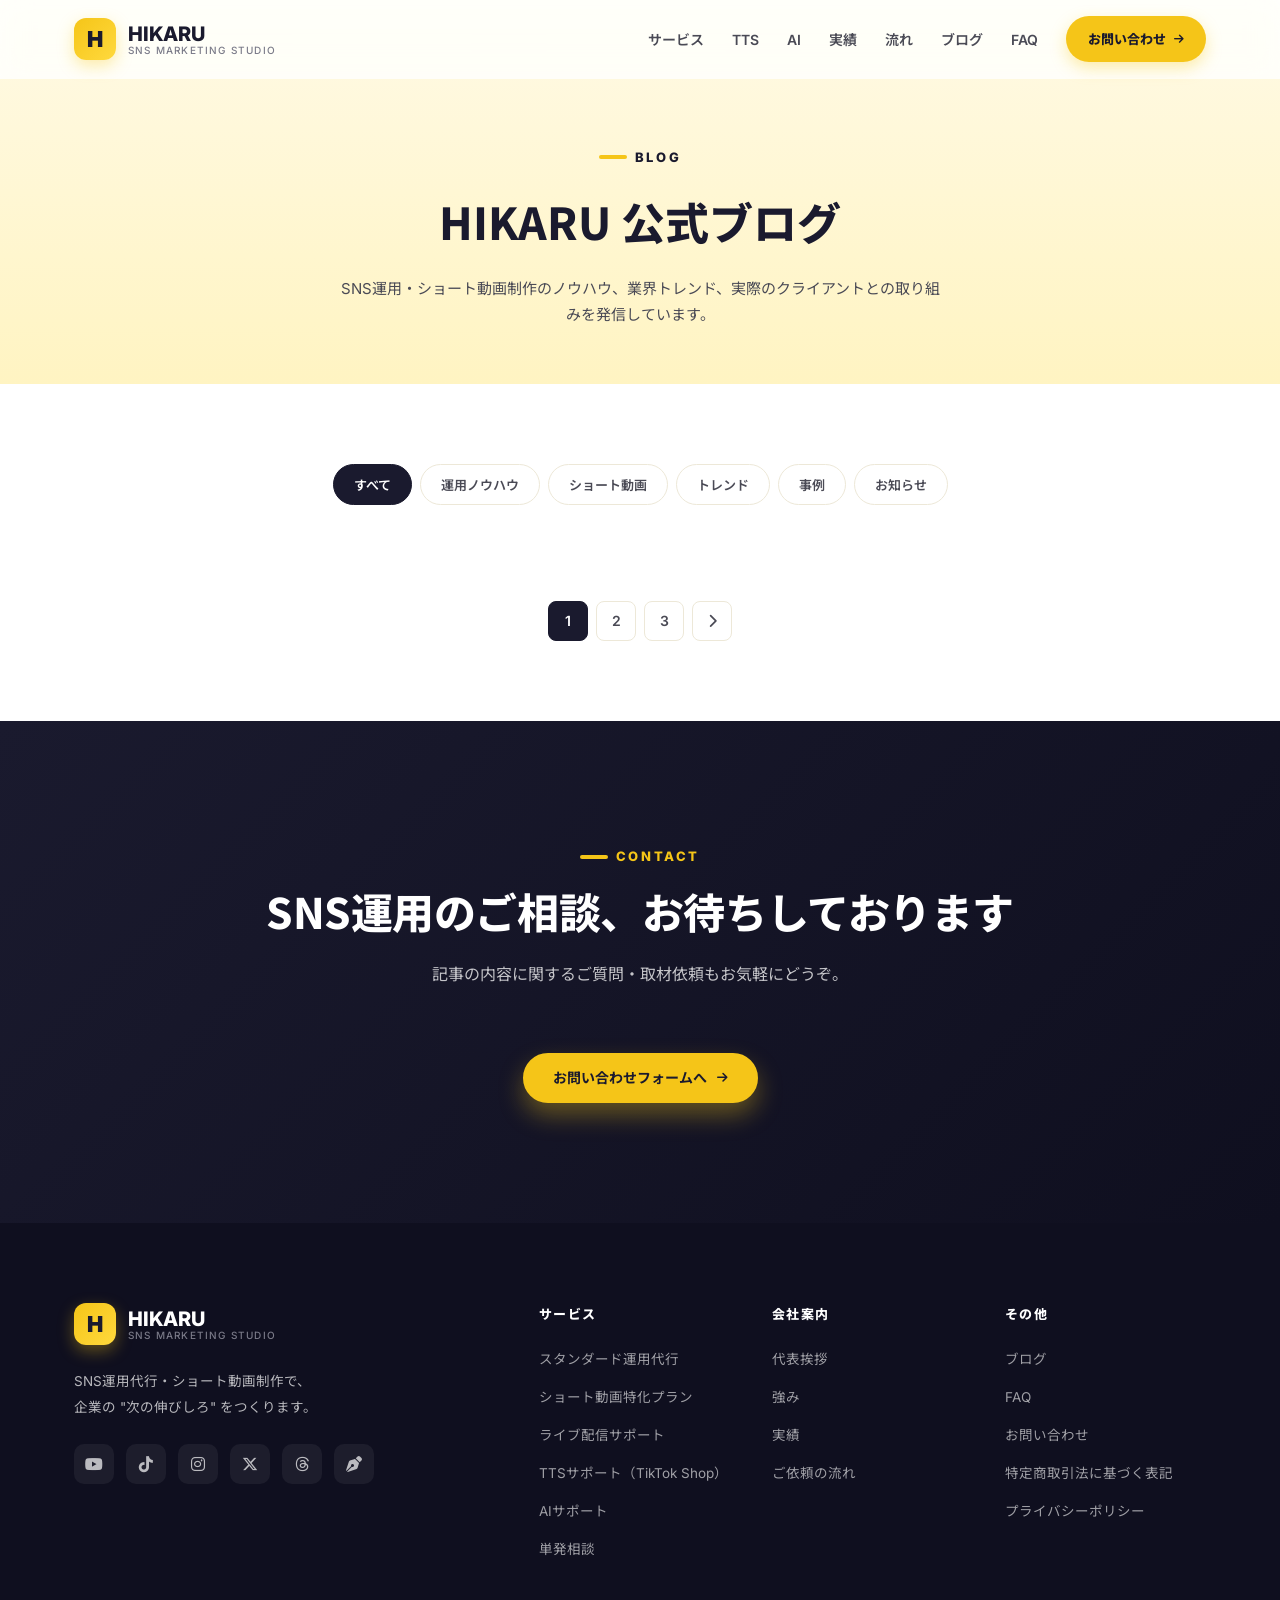
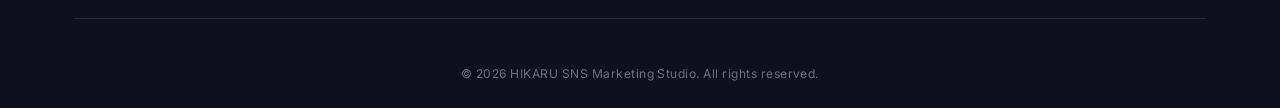
<file: blog.html>
<!DOCTYPE html>
<html lang="ja">
<head>
    <meta charset="UTF-8">
    <meta name="viewport" content="width=device-width, initial-scale=1.0">
    <meta name="description" content="HIKARU公式ブログ｜SNS運用代行・ショート動画制作のノウハウ、業界トレンド、実践事例を発信しています。">
    <title>ブログ｜HIKARU SNS Marketing Studio</title>

    <link rel="preconnect" href="https://fonts.googleapis.com">
    <link rel="preconnect" href="https://fonts.gstatic.com" crossorigin>
    <link href="https://fonts.googleapis.com/css2?family=Noto+Sans+JP:wght@400;500;700;900&family=Inter:wght@400;500;600;700;800&display=swap" rel="stylesheet">
    <link rel="stylesheet" href="https://cdn.jsdelivr.net/npm/@fortawesome/fontawesome-free@6.4.0/css/all.min.css">
    <link rel="stylesheet" href="css/style.css">
</head>
<body>
    <!-- ヘッダー -->
    <header class="site-header" id="siteHeader">
        <div class="header-inner">
            <a href="index.html" class="brand">
                <span class="brand-mark">H</span>
                <span class="brand-text">
                    <span class="brand-name">HIKARU</span>
                    <span class="brand-tag">SNS Marketing Studio</span>
                </span>
            </a>
            <nav class="global-nav" id="globalNav">
                <ul class="nav-list">
                    <li><a href="index.html#service">サービス</a></li>
                    <li><a href="index.html#tts">TTS</a></li>
                    <li><a href="index.html#ai">AI</a></li>
                    <li><a href="index.html#works">実績</a></li>
                    <li><a href="index.html#flow">流れ</a></li>
                    <li><a href="blog.html">ブログ</a></li>
                    <li><a href="index.html#faq">FAQ</a></li>
                </ul>
                <a href="index.html#contact" class="nav-cta">お問い合わせ <i class="fas fa-arrow-right"></i></a>
            </nav>
            <button class="hamburger" id="hamburger" aria-label="メニューを開く">
                <span></span><span></span><span></span>
            </button>
        </div>
    </header>

    <!-- ブログヒーロー -->
    <section class="blog-hero">
        <div class="container">
            <span class="section-eyebrow">BLOG</span>
            <h1>HIKARU 公式ブログ</h1>
            <p>SNS運用・ショート動画制作のノウハウ、業界トレンド、実際のクライアントとの取り組みを発信しています。</p>
        </div>
    </section>

    <!-- 記事一覧 -->
    <section class="blog-list-section">
        <div class="container">

            <div class="blog-cats">
                <button class="cat-btn active">すべて</button>
                <button class="cat-btn">運用ノウハウ</button>
                <button class="cat-btn">ショート動画</button>
                <button class="cat-btn">トレンド</button>
                <button class="cat-btn">事例</button>
                <button class="cat-btn">お知らせ</button>
            </div>

            <div class="blog-list-grid">

            </div>

            <div class="blog-pagination">
                <a href="#" class="active">1</a>
                <a href="#">2</a>
                <a href="#">3</a>
                <a href="#"><i class="fas fa-chevron-right"></i></a>
            </div>
        </div>
    </section>

    <!-- お問い合わせ CTA -->
    <section class="contact section section-dark">
        <div class="container">
            <div class="section-head">
                <span class="section-eyebrow light">CONTACT</span>
                <h2 class="section-title">SNS運用のご相談、お待ちしております</h2>
                <p class="section-lead" style="color: rgba(255,255,255,.75); margin-top: 16px;">記事の内容に関するご質問・取材依頼もお気軽にどうぞ。</p>
            </div>
            <div style="text-align: center;">
                <a href="index.html#contact" class="btn btn-primary">お問い合わせフォームへ <i class="fas fa-arrow-right"></i></a>
            </div>
        </div>
    </section>

    <!-- フッター -->
    <footer class="site-footer">
        <div class="container">
            <div class="footer-top">
                <div class="footer-brand">
                    <a href="index.html" class="brand">
                        <span class="brand-mark">H</span>
                        <span class="brand-text">
                            <span class="brand-name">HIKARU</span>
                            <span class="brand-tag">SNS Marketing Studio</span>
                        </span>
                    </a>
                    <p class="footer-desc">
                        SNS運用代行・ショート動画制作で、<br>
                        企業の "次の伸びしろ" をつくります。
                    </p>
                    <div class="footer-social">
                        <a href="https://www.youtube.com/channel/UCCx-4dKTfHo39DJO5ck375A" target="_blank" rel="noopener" aria-label="YouTube"><i class="fab fa-youtube"></i></a>
                        <a href="https://www.tiktok.com/@kokoroman0531" target="_blank" rel="noopener" aria-label="TikTok"><i class="fab fa-tiktok"></i></a>
                        <a href="https://www.instagram.com/kokoroman0531/" target="_blank" rel="noopener" aria-label="Instagram"><i class="fab fa-instagram"></i></a>
                        <a href="https://x.com/kokoroman0531" target="_blank" rel="noopener" aria-label="X"><i class="fab fa-x-twitter"></i></a>
                        <a href="https://www.threads.net/@kokoroman0531" target="_blank" rel="noopener" aria-label="Threads"><i class="fab fa-threads"></i></a>
                        <a href="https://note.com/kokoroman0531" target="_blank" rel="noopener" aria-label="note"><i class="fas fa-pen-nib"></i></a>
                    </div>
                </div>
                <div class="footer-cols">
                    <div class="footer-col">
                        <h4>サービス</h4>
                        <ul>
                            <li><a href="index.html#service">スタンダード運用代行</a></li>
                            <li><a href="index.html#service">ショート動画特化プラン</a></li>
                            <li><a href="index.html#service">ライブ配信サポート</a></li>
                            <li><a href="index.html#tts">TTSサポート（TikTok Shop）</a></li>
                            <li><a href="index.html#ai">AIサポート</a></li>
                            <li><a href="index.html#service">単発相談</a></li>
                        </ul>
                    </div>
                    <div class="footer-col">
                        <h4>会社案内</h4>
                        <ul>
                            <li><a href="index.html#about">代表挨拶</a></li>
                            <li><a href="index.html#strength">強み</a></li>
                            <li><a href="index.html#works">実績</a></li>
                            <li><a href="index.html#flow">ご依頼の流れ</a></li>
                        </ul>
                    </div>
                    <div class="footer-col">
                        <h4>その他</h4>
                        <ul>
                            <li><a href="blog.html">ブログ</a></li>
                            <li><a href="index.html#faq">FAQ</a></li>
                            <li><a href="index.html#contact">お問い合わせ</a></li>
                            <li><a href="tokushoho.html">特定商取引法に基づく表記</a></li>
                            <li><a href="privacy.html">プライバシーポリシー</a></li>
                        </ul>
                    </div>
                </div>
            </div>
            <div class="footer-bottom">
                <p>&copy; 2026 HIKARU SNS Marketing Studio. All rights reserved.</p>
            </div>
        </div>
    </footer>

    <button class="to-top" id="toTop" aria-label="ページトップへ"><i class="fas fa-chevron-up"></i></button>
    <script src="js/main.js"></script>
</body>
</html>
</file>
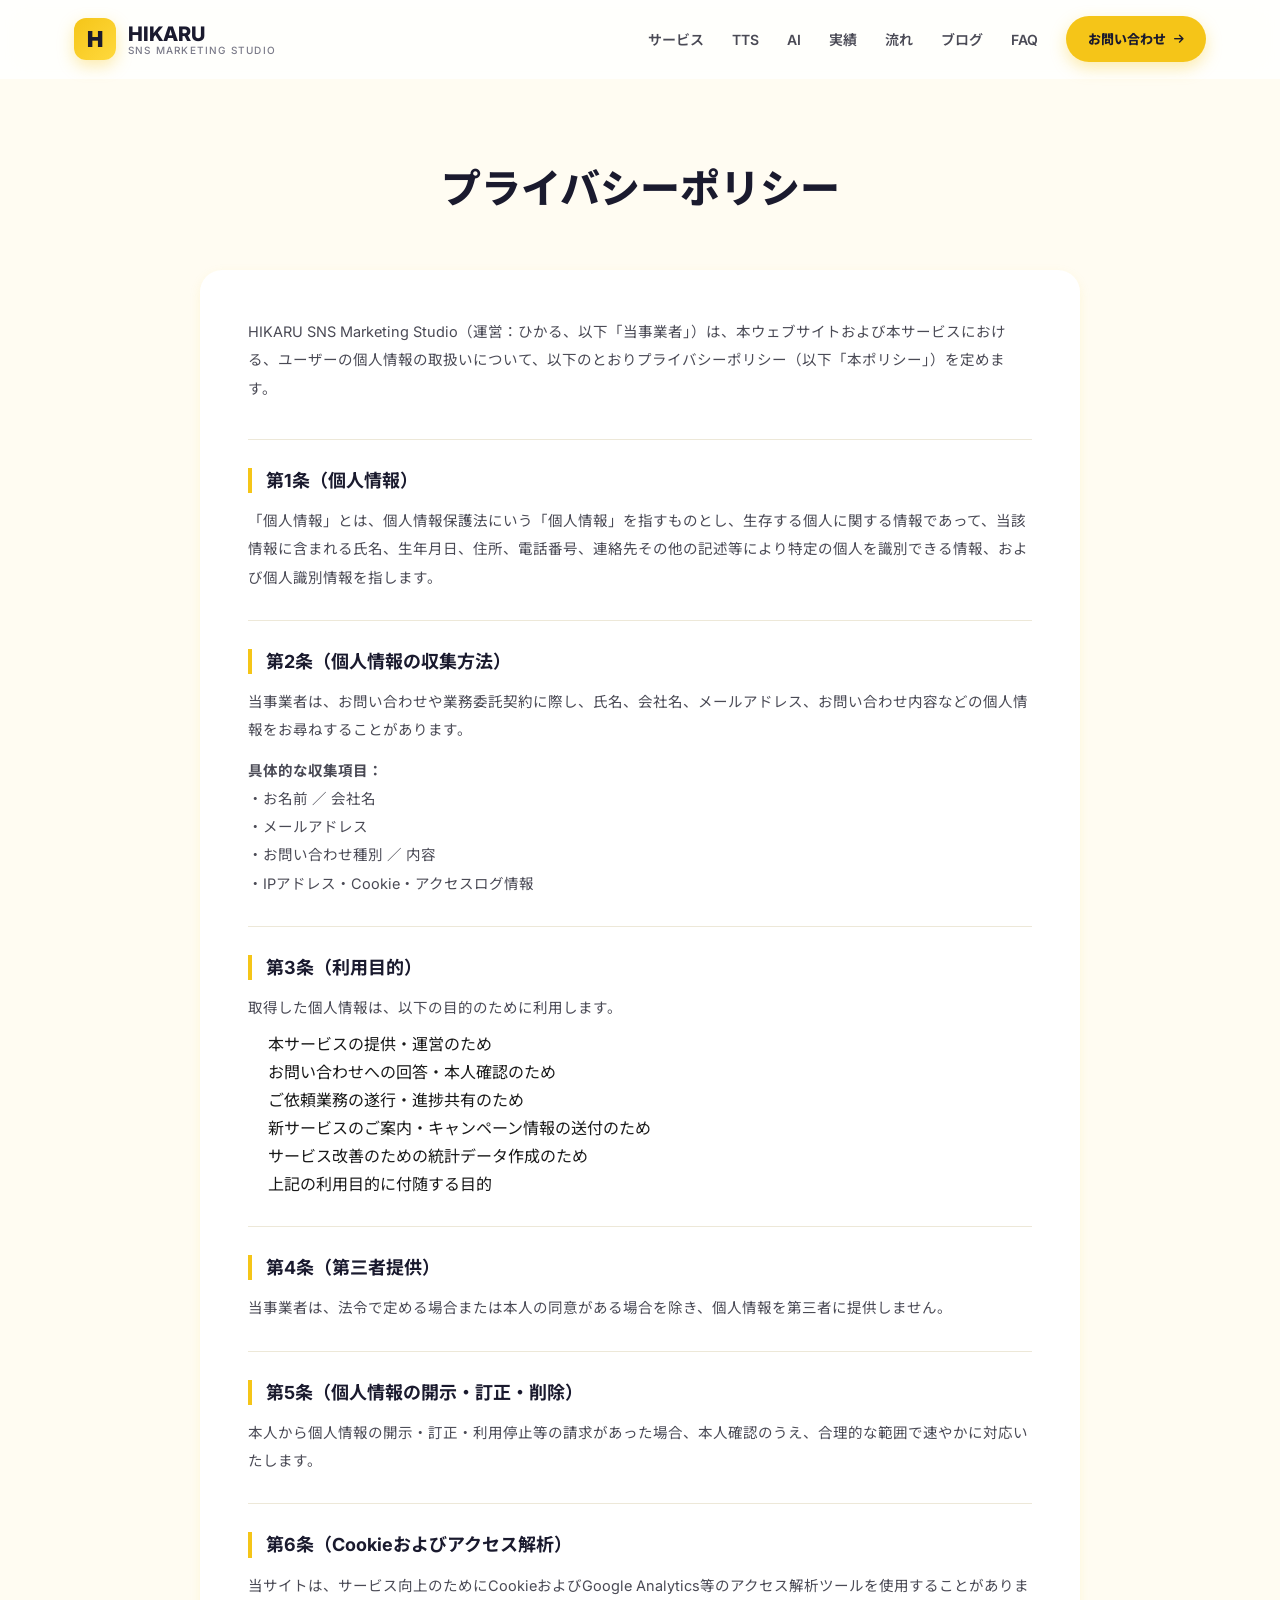
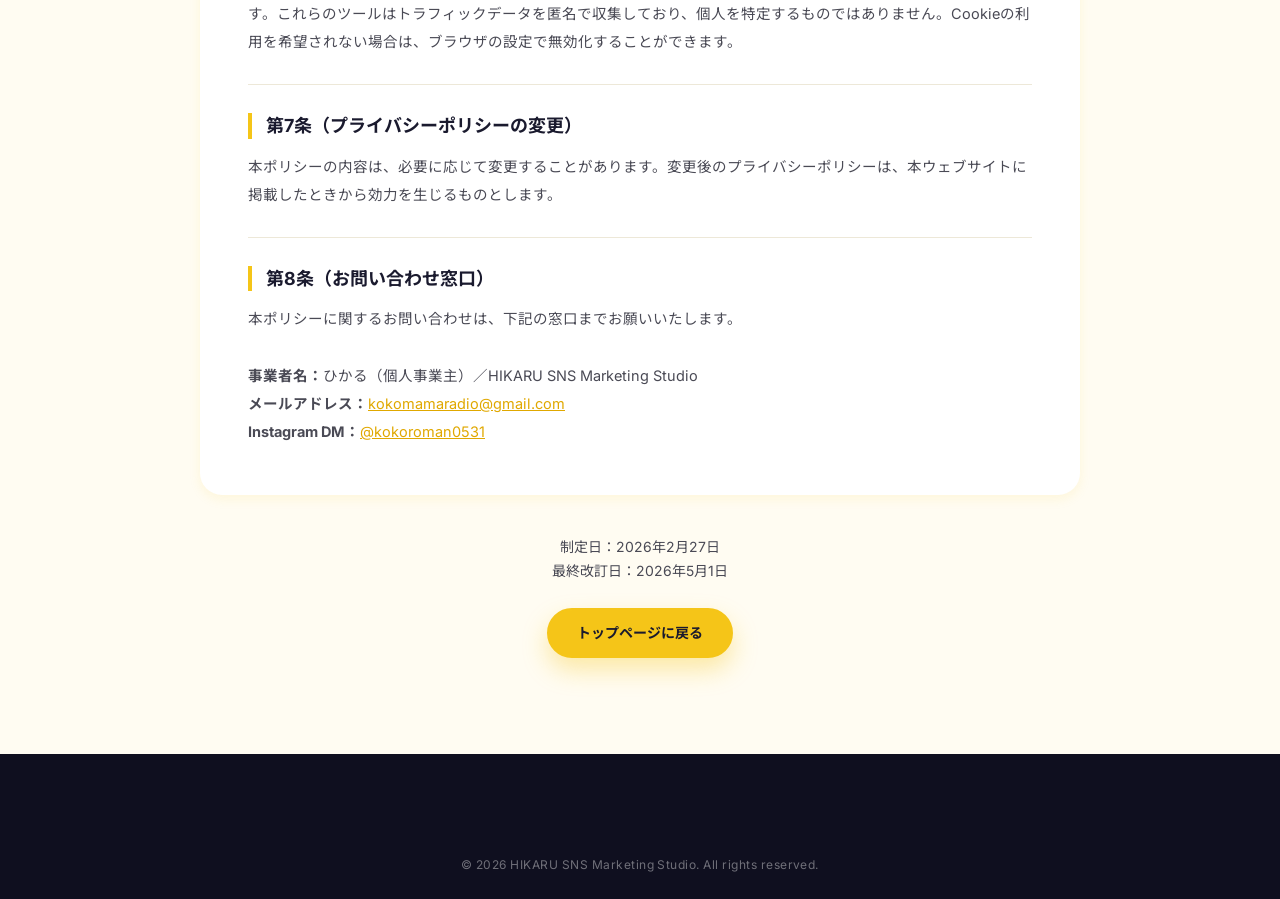
<file: privacy.html>
<!DOCTYPE html>
<html lang="ja">
<head>
    <meta charset="UTF-8">
    <meta name="viewport" content="width=device-width, initial-scale=1.0">
    <title>プライバシーポリシー｜HIKARU SNS Marketing Studio</title>

    <link rel="preconnect" href="https://fonts.googleapis.com">
    <link rel="preconnect" href="https://fonts.gstatic.com" crossorigin>
    <link href="https://fonts.googleapis.com/css2?family=Noto+Sans+JP:wght@400;500;700;900&family=Inter:wght@400;500;600;700;800&display=swap" rel="stylesheet">
    <link rel="stylesheet" href="https://cdn.jsdelivr.net/npm/@fortawesome/fontawesome-free@6.4.0/css/all.min.css">
    <link rel="stylesheet" href="css/style.css">
</head>
<body>
    <!-- ヘッダー -->
    <header class="site-header" id="siteHeader">
        <div class="header-inner">
            <a href="index.html" class="brand">
                <span class="brand-mark">H</span>
                <span class="brand-text">
                    <span class="brand-name">HIKARU</span>
                    <span class="brand-tag">SNS Marketing Studio</span>
                </span>
            </a>
            <nav class="global-nav" id="globalNav">
                <ul class="nav-list">
                    <li><a href="index.html#service">サービス</a></li>
                    <li><a href="index.html#tts">TTS</a></li>
                    <li><a href="index.html#ai">AI</a></li>
                    <li><a href="index.html#works">実績</a></li>
                    <li><a href="index.html#flow">流れ</a></li>
                    <li><a href="blog.html">ブログ</a></li>
                    <li><a href="index.html#faq">FAQ</a></li>
                </ul>
                <a href="index.html#contact" class="nav-cta">お問い合わせ <i class="fas fa-arrow-right"></i></a>
            </nav>
            <button class="hamburger" id="hamburger" aria-label="メニューを開く">
                <span></span><span></span><span></span>
            </button>
        </div>
    </header>

    <main class="legal-page">
        <div class="container">
            <h1 class="page-title">プライバシーポリシー</h1>

            <div class="legal-content">
                <section class="legal-section">
                    <p style="margin-bottom: 8px;">HIKARU SNS Marketing Studio（運営：ひかる、以下「当事業者」）は、本ウェブサイトおよび本サービスにおける、ユーザーの個人情報の取扱いについて、以下のとおりプライバシーポリシー（以下「本ポリシー」）を定めます。</p>
                </section>

                <section class="legal-section">
                    <h2>第1条（個人情報）</h2>
                    <p>「個人情報」とは、個人情報保護法にいう「個人情報」を指すものとし、生存する個人に関する情報であって、当該情報に含まれる氏名、生年月日、住所、電話番号、連絡先その他の記述等により特定の個人を識別できる情報、および個人識別情報を指します。</p>
                </section>

                <section class="legal-section">
                    <h2>第2条（個人情報の収集方法）</h2>
                    <p>当事業者は、お問い合わせや業務委託契約に際し、氏名、会社名、メールアドレス、お問い合わせ内容などの個人情報をお尋ねすることがあります。</p>
                    <p style="margin-top: 12px;">
                        <strong>具体的な収集項目：</strong><br>
                        ・お名前 ／ 会社名<br>
                        ・メールアドレス<br>
                        ・お問い合わせ種別 ／ 内容<br>
                        ・IPアドレス・Cookie・アクセスログ情報
                    </p>
                </section>

                <section class="legal-section">
                    <h2>第3条（利用目的）</h2>
                    <p>取得した個人情報は、以下の目的のために利用します。</p>
                    <ol style="margin-top: 8px; padding-left: 20px;">
                        <li>本サービスの提供・運営のため</li>
                        <li>お問い合わせへの回答・本人確認のため</li>
                        <li>ご依頼業務の遂行・進捗共有のため</li>
                        <li>新サービスのご案内・キャンペーン情報の送付のため</li>
                        <li>サービス改善のための統計データ作成のため</li>
                        <li>上記の利用目的に付随する目的</li>
                    </ol>
                </section>

                <section class="legal-section">
                    <h2>第4条（第三者提供）</h2>
                    <p>当事業者は、法令で定める場合または本人の同意がある場合を除き、個人情報を第三者に提供しません。</p>
                </section>

                <section class="legal-section">
                    <h2>第5条（個人情報の開示・訂正・削除）</h2>
                    <p>本人から個人情報の開示・訂正・利用停止等の請求があった場合、本人確認のうえ、合理的な範囲で速やかに対応いたします。</p>
                </section>

                <section class="legal-section">
                    <h2>第6条（Cookieおよびアクセス解析）</h2>
                    <p>当サイトは、サービス向上のためにCookieおよびGoogle Analytics等のアクセス解析ツールを使用することがあります。これらのツールはトラフィックデータを匿名で収集しており、個人を特定するものではありません。Cookieの利用を希望されない場合は、ブラウザの設定で無効化することができます。</p>
                </section>

                <section class="legal-section">
                    <h2>第7条（プライバシーポリシーの変更）</h2>
                    <p>本ポリシーの内容は、必要に応じて変更することがあります。変更後のプライバシーポリシーは、本ウェブサイトに掲載したときから効力を生じるものとします。</p>
                </section>

                <section class="legal-section">
                    <h2>第8条（お問い合わせ窓口）</h2>
                    <p>
                        本ポリシーに関するお問い合わせは、下記の窓口までお願いいたします。<br><br>
                        <strong>事業者名：</strong>ひかる（個人事業主）／HIKARU SNS Marketing Studio<br>
                        <strong>メールアドレス：</strong><a href="mailto:kokomamaradio@gmail.com">kokomamaradio@gmail.com</a><br>
                        <strong>Instagram DM：</strong><a href="https://www.instagram.com/kokoroman0531/" target="_blank" rel="noopener">@kokoroman0531</a>
                    </p>
                </section>
            </div>

            <div class="legal-footer">
                <p>制定日：2026年2月27日<br>最終改訂日：2026年5月1日</p>
                <a href="index.html" class="btn btn-primary">トップページに戻る</a>
            </div>
        </div>
    </main>

    <!-- フッター -->
    <footer class="site-footer">
        <div class="container">
            <div class="footer-bottom">
                <p>&copy; 2026 HIKARU SNS Marketing Studio. All rights reserved.</p>
            </div>
        </div>
    </footer>

    <button class="to-top" id="toTop" aria-label="ページトップへ"><i class="fas fa-chevron-up"></i></button>
    <script src="js/main.js"></script>
</body>
</html>
</file>
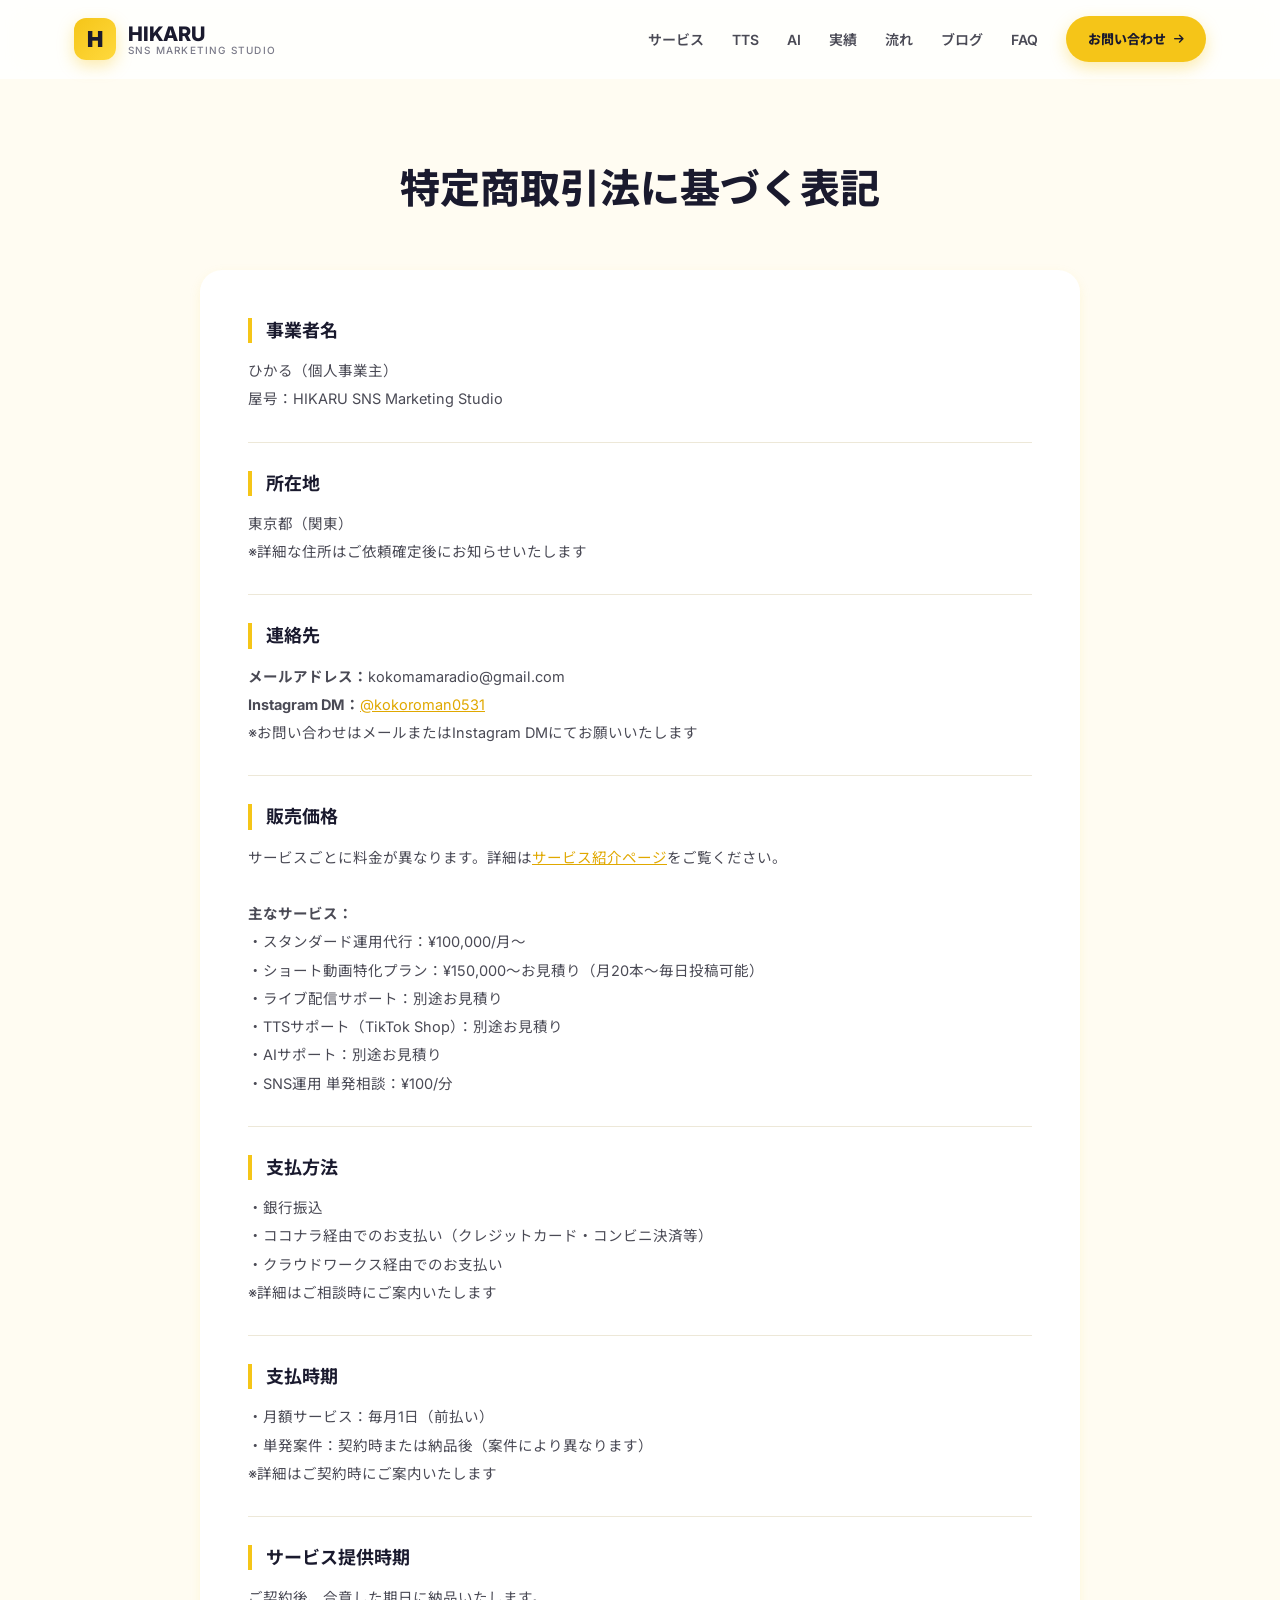
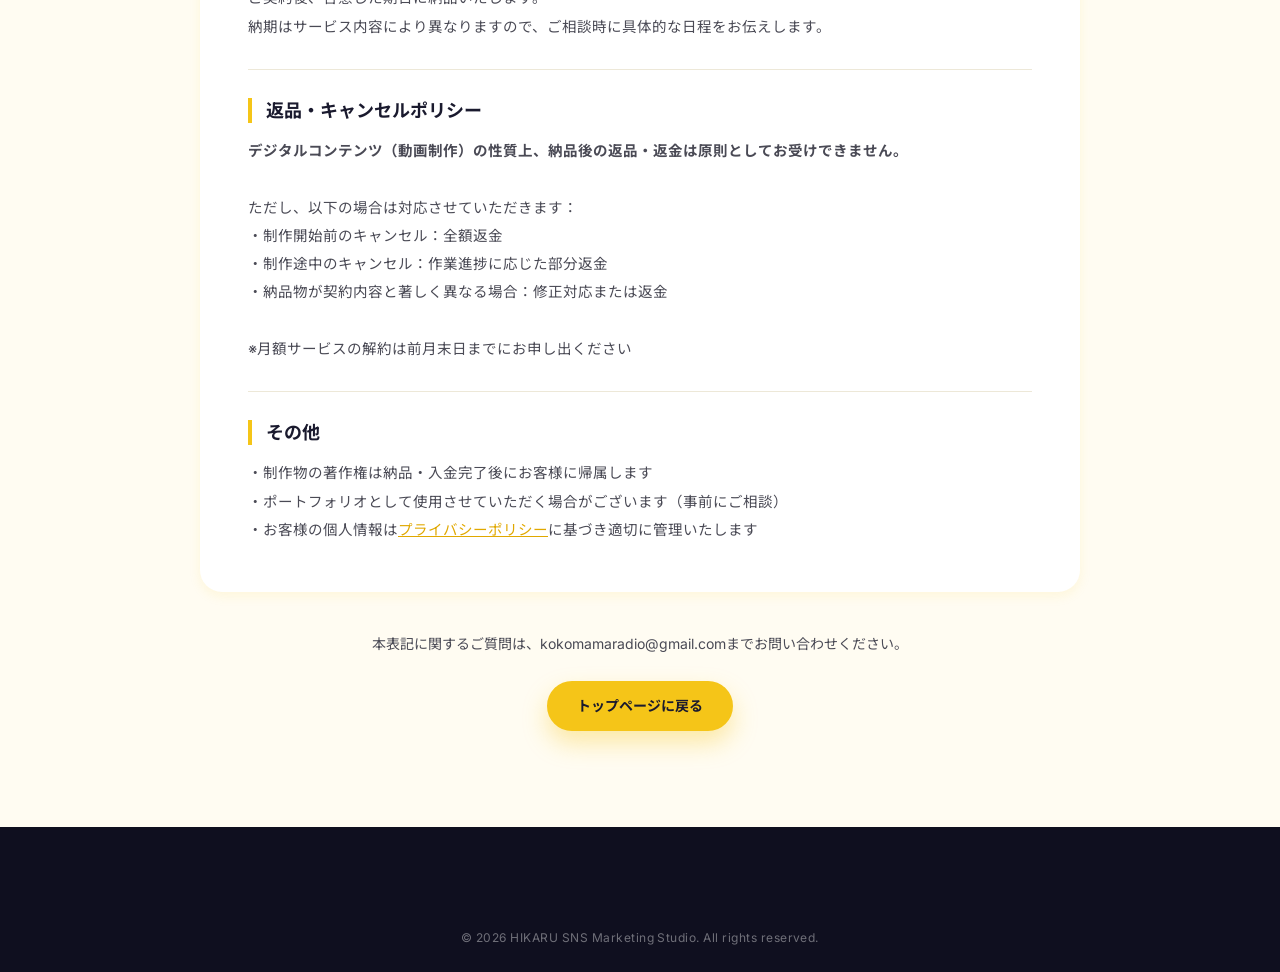
<file: tokushoho.html>
<!DOCTYPE html>
<html lang="ja">
<head>
    <meta charset="UTF-8">
    <meta name="viewport" content="width=device-width, initial-scale=1.0">
    <title>特定商取引法に基づく表記｜HIKARU SNS Marketing Studio</title>

    <link rel="preconnect" href="https://fonts.googleapis.com">
    <link rel="preconnect" href="https://fonts.gstatic.com" crossorigin>
    <link href="https://fonts.googleapis.com/css2?family=Noto+Sans+JP:wght@400;500;700;900&family=Inter:wght@400;500;600;700;800&display=swap" rel="stylesheet">
    <link rel="stylesheet" href="https://cdn.jsdelivr.net/npm/@fortawesome/fontawesome-free@6.4.0/css/all.min.css">
    <link rel="stylesheet" href="css/style.css">
</head>
<body>
    <!-- ヘッダー -->
    <header class="site-header" id="siteHeader">
        <div class="header-inner">
            <a href="index.html" class="brand">
                <span class="brand-mark">H</span>
                <span class="brand-text">
                    <span class="brand-name">HIKARU</span>
                    <span class="brand-tag">SNS Marketing Studio</span>
                </span>
            </a>
            <nav class="global-nav" id="globalNav">
                <ul class="nav-list">
                    <li><a href="index.html#service">サービス</a></li>
                    <li><a href="index.html#tts">TTS</a></li>
                    <li><a href="index.html#ai">AI</a></li>
                    <li><a href="index.html#works">実績</a></li>
                    <li><a href="index.html#flow">流れ</a></li>
                    <li><a href="blog.html">ブログ</a></li>
                    <li><a href="index.html#faq">FAQ</a></li>
                </ul>
                <a href="index.html#contact" class="nav-cta">お問い合わせ <i class="fas fa-arrow-right"></i></a>
            </nav>
            <button class="hamburger" id="hamburger" aria-label="メニューを開く">
                <span></span><span></span><span></span>
            </button>
        </div>
    </header>

    <main class="legal-page">
        <div class="container">
            <h1 class="page-title">特定商取引法に基づく表記</h1>

            <div class="legal-content">
                <section class="legal-section">
                    <h2>事業者名</h2>
                    <p>ひかる（個人事業主）<br>屋号：HIKARU SNS Marketing Studio</p>
                </section>

                <section class="legal-section">
                    <h2>所在地</h2>
                    <p>東京都（関東）<br>※詳細な住所はご依頼確定後にお知らせいたします</p>
                </section>

                <section class="legal-section">
                    <h2>連絡先</h2>
                    <p>
                        <strong>メールアドレス：</strong>kokomamaradio@gmail.com<br>
                        <strong>Instagram DM：</strong><a href="https://www.instagram.com/kokoroman0531/" target="_blank" rel="noopener">@kokoroman0531</a><br>
                        ※お問い合わせはメールまたはInstagram DMにてお願いいたします
                    </p>
                </section>

                <section class="legal-section">
                    <h2>販売価格</h2>
                    <p>
                        サービスごとに料金が異なります。詳細は<a href="index.html#service">サービス紹介ページ</a>をご覧ください。<br><br>
                        <strong>主なサービス：</strong><br>
                        ・スタンダード運用代行：¥100,000/月〜<br>
                        ・ショート動画特化プラン：¥150,000〜お見積り（月20本〜毎日投稿可能）<br>
                        ・ライブ配信サポート：別途お見積り<br>
                        ・TTSサポート（TikTok Shop）：別途お見積り<br>
                        ・AIサポート：別途お見積り<br>
                        ・SNS運用 単発相談：¥100/分
                    </p>
                </section>

                <section class="legal-section">
                    <h2>支払方法</h2>
                    <p>
                        ・銀行振込<br>
                        ・ココナラ経由でのお支払い（クレジットカード・コンビニ決済等）<br>
                        ・クラウドワークス経由でのお支払い<br>
                        ※詳細はご相談時にご案内いたします
                    </p>
                </section>

                <section class="legal-section">
                    <h2>支払時期</h2>
                    <p>
                        ・月額サービス：毎月1日（前払い）<br>
                        ・単発案件：契約時または納品後（案件により異なります）<br>
                        ※詳細はご契約時にご案内いたします
                    </p>
                </section>

                <section class="legal-section">
                    <h2>サービス提供時期</h2>
                    <p>
                        ご契約後、合意した期日に納品いたします。<br>
                        納期はサービス内容により異なりますので、ご相談時に具体的な日程をお伝えします。
                    </p>
                </section>

                <section class="legal-section">
                    <h2>返品・キャンセルポリシー</h2>
                    <p>
                        <strong>デジタルコンテンツ（動画制作）の性質上、納品後の返品・返金は原則としてお受けできません。</strong><br><br>
                        ただし、以下の場合は対応させていただきます：<br>
                        ・制作開始前のキャンセル：全額返金<br>
                        ・制作途中のキャンセル：作業進捗に応じた部分返金<br>
                        ・納品物が契約内容と著しく異なる場合：修正対応または返金<br><br>
                        ※月額サービスの解約は前月末日までにお申し出ください
                    </p>
                </section>

                <section class="legal-section">
                    <h2>その他</h2>
                    <p>
                        ・制作物の著作権は納品・入金完了後にお客様に帰属します<br>
                        ・ポートフォリオとして使用させていただく場合がございます（事前にご相談）<br>
                        ・お客様の個人情報は<a href="privacy.html">プライバシーポリシー</a>に基づき適切に管理いたします
                    </p>
                </section>
            </div>

            <div class="legal-footer">
                <p>本表記に関するご質問は、<a href="mailto:kokomamaradio@gmail.com">kokomamaradio@gmail.com</a>までお問い合わせください。</p>
                <a href="index.html" class="btn btn-primary">トップページに戻る</a>
            </div>
        </div>
    </main>

    <!-- フッター -->
    <footer class="site-footer">
        <div class="container">
            <div class="footer-bottom">
                <p>&copy; 2026 HIKARU SNS Marketing Studio. All rights reserved.</p>
            </div>
        </div>
    </footer>

    <button class="to-top" id="toTop" aria-label="ページトップへ"><i class="fas fa-chevron-up"></i></button>
    <script src="js/main.js"></script>
</body>
</html>
</file>
<file: css/style.css>
/* ===================================================
   HIKARU - SNS Marketing Studio
   Business Corporate Style
=================================================== */

:root {
    /* メインブランドカラー */
    --c-yellow: #F5C518;          /* メインイエロー */
    --c-yellow-2: #FFD93D;        /* 明るいイエロー */
    --c-yellow-soft: #FFF4C2;     /* ソフトクリーム */
    --c-yellow-bg: #FFFAE6;       /* 背景クリーム */
    --c-yellow-deep: #E0A800;     /* 濃いイエロー（ホバー用）*/

    /* アクセント・コントラスト */
    --c-navy: #1A1A2E;            /* テキスト・ダーク背景 */
    --c-navy-2: #2D2D44;
    --c-navy-deep: #0F0F1F;
    --c-accent: #E63946;          /* コーラルレッド（CTAアクセント）*/
    --c-accent-2: #FF8C61;
    --c-accent-soft: #FFE5E0;

    /* テキスト */
    --c-text: #1A1A1A;
    --c-text-2: #4A4A55;
    --c-text-3: #7A7A88;

    /* 背景・線 */
    --c-line: #EDE8D8;
    --c-bg: #ffffff;
    --c-bg-2: #FFFCF2;
    --c-bg-3: #FFF7DB;

    --shadow-sm: 0 4px 12px rgba(245, 197, 24, 0.10);
    --shadow-md: 0 12px 28px rgba(180, 140, 0, 0.12);
    --shadow-lg: 0 24px 60px rgba(180, 140, 0, 0.18);
    --r-sm: 8px;
    --r-md: 14px;
    --r-lg: 22px;
    --r-pill: 999px;
    --header-h: 78px;
    --maxw: 1180px;
    --ease: cubic-bezier(.4,.2,.2,1);
}

* { box-sizing: border-box; margin: 0; padding: 0; }

html { scroll-behavior: smooth; -webkit-text-size-adjust: 100%; }

body {
    font-family: 'Inter', 'Noto Sans JP', -apple-system, BlinkMacSystemFont, "Helvetica Neue", sans-serif;
    color: var(--c-text);
    background: var(--c-bg);
    line-height: 1.75;
    font-weight: 400;
    -webkit-font-smoothing: antialiased;
    overflow-x: hidden;
}

img { max-width: 100%; height: auto; display: block; }
a { color: inherit; text-decoration: none; }
ul, ol { list-style: none; }
button { background: none; border: 0; cursor: pointer; font-family: inherit; }

.container {
    width: 100%;
    max-width: var(--maxw);
    margin: 0 auto;
    padding: 0 24px;
}

.pc-only { display: inline; }
.sp-only { display: none; }

/* ============= Header ============= */
.site-header {
    position: fixed;
    top: 0; left: 0; right: 0;
    z-index: 100;
    background: rgba(255,255,255,.85);
    backdrop-filter: saturate(180%) blur(14px);
    -webkit-backdrop-filter: saturate(180%) blur(14px);
    border-bottom: 1px solid transparent;
    transition: border-color .3s var(--ease), box-shadow .3s var(--ease), background .3s var(--ease);
}
.site-header.scrolled {
    border-bottom-color: var(--c-line);
    box-shadow: 0 4px 20px rgba(10, 37, 64, .04);
}
.header-inner {
    height: var(--header-h);
    max-width: var(--maxw);
    margin: 0 auto;
    padding: 0 24px;
    display: flex;
    align-items: center;
    justify-content: space-between;
    gap: 24px;
}
.brand { display: inline-flex; align-items: center; gap: 12px; }
.brand-mark {
    width: 42px; height: 42px;
    border-radius: 12px;
    background: linear-gradient(135deg, var(--c-yellow) 0%, var(--c-yellow-2) 100%);
    color: var(--c-navy);
    display: grid; place-items: center;
    font-family: 'Inter', sans-serif;
    font-weight: 900;
    font-size: 22px;
    letter-spacing: -.02em;
    box-shadow: 0 6px 16px rgba(245, 197, 24, .35);
}
.brand-text { display: flex; flex-direction: column; line-height: 1.1; }
.brand-name {
    font-family: 'Inter', sans-serif;
    font-weight: 800;
    font-size: 20px;
    color: var(--c-navy);
    letter-spacing: -.01em;
}
.brand-tag {
    font-size: 10px;
    color: var(--c-text-3);
    font-weight: 500;
    letter-spacing: .12em;
    text-transform: uppercase;
}

.global-nav { display: flex; align-items: center; gap: 28px; }
.nav-list { display: flex; align-items: center; gap: 28px; }
.nav-list a {
    font-size: 14px;
    font-weight: 600;
    color: var(--c-text-2);
    transition: color .2s var(--ease);
    position: relative;
}
.nav-list a::after {
    content: '';
    position: absolute;
    left: 50%; bottom: -6px;
    width: 0; height: 3px;
    background: var(--c-yellow);
    transition: width .3s var(--ease), left .3s var(--ease);
}
.nav-list a:hover { color: var(--c-navy); }
.nav-list a:hover::after { width: 100%; left: 0; }

.nav-cta {
    display: inline-flex;
    align-items: center;
    gap: 8px;
    background: var(--c-yellow);
    color: var(--c-navy) !important;
    padding: 12px 22px;
    border-radius: var(--r-pill);
    font-size: 13px;
    font-weight: 800;
    transition: transform .25s var(--ease), background .25s var(--ease), box-shadow .25s var(--ease);
    box-shadow: 0 6px 16px rgba(245, 197, 24, .35);
}
.nav-cta:hover {
    background: var(--c-navy);
    color: #fff !important;
    transform: translateY(-2px);
    box-shadow: 0 10px 24px rgba(26, 26, 46, .25);
}
.nav-cta i { font-size: 11px; transition: transform .25s var(--ease); }
.nav-cta:hover i { transform: translateX(3px); }

.hamburger {
    display: none;
    width: 40px; height: 40px;
    flex-direction: column;
    justify-content: center;
    align-items: center;
    gap: 5px;
}
.hamburger span {
    width: 22px; height: 2px;
    background: var(--c-navy);
    border-radius: 2px;
    transition: transform .3s var(--ease), opacity .3s var(--ease);
}
.hamburger.active span:nth-child(1) { transform: translateY(7px) rotate(45deg); }
.hamburger.active span:nth-child(2) { opacity: 0; }
.hamburger.active span:nth-child(3) { transform: translateY(-7px) rotate(-45deg); }

/* ============= Hero ============= */
.hero {
    position: relative;
    padding: calc(var(--header-h) + 64px) 0 96px;
    background: linear-gradient(180deg, #FFFAE6 0%, #FFF4C2 100%);
    overflow: hidden;
}
.hero-bg { position: absolute; inset: 0; pointer-events: none; }
.grid-overlay {
    position: absolute; inset: 0;
    background-image:
        linear-gradient(rgba(180,140,0,.08) 1px, transparent 1px),
        linear-gradient(90deg, rgba(180,140,0,.08) 1px, transparent 1px);
    background-size: 56px 56px;
    mask-image: radial-gradient(ellipse at 50% 30%, #000 30%, transparent 75%);
}
.hero-blob {
    position: absolute; border-radius: 50%; filter: blur(80px); opacity: .55;
}
.hero-blob-1 {
    width: 380px; height: 380px;
    background: radial-gradient(circle, #FFD93D, transparent 70%);
    top: -80px; right: -80px;
}
.hero-blob-2 {
    width: 460px; height: 460px;
    background: radial-gradient(circle, #FFAA00, transparent 70%);
    bottom: -120px; left: -120px;
    opacity: .4;
}

.hero-inner {
    position: relative;
    max-width: var(--maxw);
    margin: 0 auto;
    padding: 0 24px;
    display: grid;
    grid-template-columns: 1.1fr .9fr;
    gap: 48px;
    align-items: center;
}
.hero-eyebrow {
    display: inline-flex;
    align-items: center;
    gap: 10px;
    font-size: 12px;
    font-weight: 800;
    color: var(--c-navy);
    background: var(--c-yellow);
    padding: 6px 14px;
    border-radius: var(--r-pill);
    letter-spacing: .15em;
    margin-bottom: 24px;
}
.hero-eyebrow .dot {
    width: 8px; height: 8px;
    border-radius: 50%;
    background: var(--c-navy);
    animation: pulse 1.6s infinite;
}
@keyframes pulse {
    0%, 100% { box-shadow: 0 0 0 0 rgba(26, 26, 46, .35); }
    50% { box-shadow: 0 0 0 8px rgba(26, 26, 46, 0); }
}
.hero-title {
    font-family: 'Noto Sans JP', sans-serif;
    font-weight: 900;
    font-size: clamp(32px, 4.5vw, 56px);
    line-height: 1.3;
    letter-spacing: -.01em;
    color: var(--c-navy);
    margin-bottom: 24px;
}
.hero-title .hl {
    color: var(--c-navy);
    position: relative;
    display: inline-block;
    z-index: 1;
}
.hero-title .hl::before {
    content: '';
    position: absolute;
    left: -4px; right: -4px;
    bottom: 4px;
    height: 38%;
    background: var(--c-yellow);
    z-index: -1;
    border-radius: 4px;
}
.hero-lead {
    font-size: 16px;
    color: var(--c-text-2);
    margin-bottom: 36px;
    line-height: 1.9;
}

.hero-actions { display: flex; gap: 14px; flex-wrap: wrap; margin-bottom: 56px; }

.btn {
    display: inline-flex;
    align-items: center;
    justify-content: center;
    gap: 10px;
    padding: 16px 28px;
    border-radius: var(--r-pill);
    font-size: 14px;
    font-weight: 700;
    line-height: 1;
    transition: transform .25s var(--ease), background .25s var(--ease), box-shadow .25s var(--ease), color .25s var(--ease), border-color .25s var(--ease);
    cursor: pointer;
    border: 2px solid transparent;
}
.btn i { font-size: 12px; transition: transform .25s var(--ease); }
.btn-primary {
    background: var(--c-yellow);
    color: var(--c-navy);
    box-shadow: 0 12px 24px rgba(245, 197, 24, .35);
    border-color: var(--c-yellow);
}
.btn-primary:hover {
    background: var(--c-yellow-deep);
    border-color: var(--c-yellow-deep);
    transform: translateY(-3px);
    box-shadow: 0 16px 32px rgba(245, 197, 24, .45);
}
.btn-primary:hover i { transform: translateX(4px); }
.btn-ghost {
    background: rgba(245, 197, 24, .15);
    color: var(--c-navy);
    border-color: rgba(245, 197, 24, .3);
}
.btn-ghost:hover {
    background: var(--c-navy);
    color: #fff;
    border-color: var(--c-navy);
    transform: translateY(-3px);
}
.btn-block { width: 100%; }
.btn-sm { padding: 12px 20px; font-size: 13px; }

.section-dark .btn-ghost {
    background: rgba(255,255,255,.1);
    color: #fff;
    border-color: rgba(255,255,255,.18);
}
.section-dark .btn-ghost:hover {
    background: #fff;
    color: var(--c-navy);
}

.hero-trust {
    display: grid;
    grid-template-columns: repeat(4, 1fr);
    gap: 12px 24px;
    padding-top: 32px;
    border-top: 1px solid var(--c-line);
}
.trust-item { display: flex; flex-direction: column; gap: 4px; }
.trust-num {
    font-family: 'Inter', sans-serif;
    font-weight: 800;
    font-size: 28px;
    color: var(--c-navy);
    letter-spacing: -.02em;
    line-height: 1;
    display: flex;
    align-items: baseline;
    gap: 4px;
}
.trust-num .unit { font-size: 13px; font-weight: 600; color: var(--c-text-2); }
.trust-label { font-size: 11px; color: var(--c-text-3); font-weight: 600; }

/* Hero visual cards */
.hero-visual {
    position: relative;
    height: 460px;
}
.hero-card {
    position: absolute;
    background: #fff;
    border-radius: var(--r-md);
    box-shadow: var(--shadow-lg);
    border: 1px solid rgba(255,255,255,.7);
}
.hero-card-main {
    width: 100%;
    top: 30px;
    right: 0;
    padding: 0;
    overflow: hidden;
    animation: float 6s ease-in-out infinite;
}
.card-head {
    background: var(--c-navy);
    padding: 14px 18px;
    display: flex;
    align-items: center;
    gap: 8px;
}
.card-dot { width: 10px; height: 10px; border-radius: 50%; }
.card-dot.red { background: #ff5f57; }
.card-dot.yellow { background: #febc2e; }
.card-dot.green { background: #28c840; }
.card-title {
    margin-left: auto;
    font-size: 12px;
    font-weight: 600;
    color: rgba(255,255,255,.7);
    letter-spacing: .04em;
}
.card-body { padding: 24px 22px; }
.metric-row {
    display: flex;
    justify-content: space-between;
    align-items: center;
    font-size: 13px;
    margin-bottom: 8px;
}
.metric-label { color: var(--c-text-2); font-weight: 600; }
.metric-value { font-family: 'Inter', sans-serif; font-weight: 800; font-size: 16px; }
.metric-value.up { color: var(--c-yellow-deep); }
.metric-bar {
    height: 8px;
    background: var(--c-yellow-soft);
    border-radius: var(--r-pill);
    margin-bottom: 22px;
    overflow: hidden;
}
.metric-bar span {
    display: block;
    height: 100%;
    background: linear-gradient(90deg, var(--c-yellow), var(--c-yellow-deep));
    border-radius: var(--r-pill);
    animation: barFill 1.6s var(--ease) both;
}
.metric-bar:nth-of-type(2) span { animation-delay: .15s; }
.metric-bar:nth-of-type(3) span { animation-delay: .3s; }
@keyframes barFill { from { transform: translateX(-100%); } to { transform: translateX(0); } }

.hero-card-mini {
    padding: 14px 18px;
    display: flex;
    align-items: center;
    gap: 12px;
    animation: float 5s ease-in-out infinite;
}
.hero-card-mini i {
    font-size: 24px;
    width: 44px; height: 44px;
    border-radius: 12px;
    display: grid; place-items: center;
}
.hero-card-mini-1 {
    bottom: 60px; left: -20px;
    animation-delay: -2s;
}
.hero-card-mini-1 i { background: #000; color: #fff; }
.hero-card-mini-2 {
    top: -10px; left: 30px;
    animation-delay: -1s;
}
.hero-card-mini-2 i {
    background: linear-gradient(135deg, #f58529, #dd2a7b 50%, #515bd4);
    color: #fff;
}
.mini-label { font-size: 11px; color: var(--c-text-3); font-weight: 600; }
.mini-value { font-family: 'Inter', sans-serif; font-weight: 800; font-size: 18px; color: var(--c-navy); }

@keyframes float {
    0%, 100% { transform: translateY(0); }
    50% { transform: translateY(-12px); }
}

/* ============= Logo Strip ============= */
.logo-strip {
    border-top: 1px solid var(--c-line);
    border-bottom: 1px solid var(--c-line);
    padding: 28px 0;
    background: #fff;
}
.logo-strip .container {
    display: flex;
    align-items: center;
    gap: 32px;
    justify-content: space-between;
    flex-wrap: wrap;
}
.logo-strip-label {
    font-size: 12px;
    color: var(--c-text-3);
    font-weight: 700;
    letter-spacing: .12em;
    text-transform: uppercase;
}
.logo-strip-list {
    display: flex;
    flex-wrap: wrap;
    gap: 24px 36px;
}
.logo-strip-list span {
    display: inline-flex;
    align-items: center;
    gap: 10px;
    font-size: 15px;
    font-weight: 700;
    color: var(--c-text-2);
    transition: color .2s var(--ease);
}
.logo-strip-list span i { font-size: 20px; color: var(--c-navy); }
.logo-strip-list span:hover { color: var(--c-navy); }

/* ============= Section Common ============= */
.section { padding: 120px 0; position: relative; }
.section-light { background: var(--c-bg-2); }
.section-dark {
    background: linear-gradient(135deg, var(--c-navy) 0%, var(--c-navy-deep) 100%);
    color: #fff;
}
.section-dark .section-title { color: #fff; }
.section-dark .section-lead { color: rgba(255,255,255,.7); }

.section-head { text-align: center; margin-bottom: 64px; }
.section-head-row {
    display: flex;
    justify-content: space-between;
    align-items: flex-end;
    text-align: left;
    flex-wrap: wrap;
    gap: 24px;
}
.section-head-row .section-eyebrow,
.section-head-row .section-title,
.section-head-row .section-lead { text-align: left; }

.section-eyebrow {
    display: inline-block;
    font-family: 'Inter', sans-serif;
    font-size: 13px;
    font-weight: 800;
    letter-spacing: .2em;
    color: var(--c-navy);
    margin-bottom: 14px;
    position: relative;
    padding-left: 36px;
}
.section-eyebrow::before {
    content: '';
    position: absolute;
    left: 0; top: 50%;
    transform: translateY(-50%);
    width: 28px; height: 4px;
    background: var(--c-yellow);
    border-radius: 2px;
}
.section-eyebrow.light { color: var(--c-yellow); }
.section-eyebrow.light::before { background: var(--c-yellow); }

.section-title {
    font-family: 'Noto Sans JP', sans-serif;
    font-weight: 800;
    font-size: clamp(26px, 3.4vw, 42px);
    line-height: 1.4;
    letter-spacing: -.01em;
    color: var(--c-navy);
    margin-bottom: 18px;
}
.section-lead {
    font-size: 16px;
    color: var(--c-text-2);
    line-height: 1.9;
    max-width: 720px;
    margin: 0 auto;
}

/* ============= Issues ============= */
.issues-grid {
    display: grid;
    grid-template-columns: repeat(3, 1fr);
    gap: 20px;
    margin-bottom: 48px;
}
.issue-card {
    background: #fff;
    border: 1px solid var(--c-line);
    border-radius: var(--r-md);
    padding: 28px 24px;
    display: flex;
    align-items: flex-start;
    gap: 16px;
    transition: transform .3s var(--ease), border-color .3s var(--ease), box-shadow .3s var(--ease);
}
.issue-card:hover {
    transform: translateY(-4px);
    border-color: var(--c-yellow);
    box-shadow: var(--shadow-md);
}
.issue-card i {
    flex-shrink: 0;
    width: 44px; height: 44px;
    border-radius: 12px;
    background: var(--c-yellow-soft);
    color: var(--c-yellow-deep);
    display: grid; place-items: center;
    font-size: 18px;
}
.issue-card p { font-size: 15px; color: var(--c-text); font-weight: 500; line-height: 1.7; }

.issues-arrow { text-align: center; font-size: 28px; color: var(--c-yellow); margin-bottom: 20px; }
.issues-cta {
    text-align: center;
    font-size: 22px;
    font-weight: 700;
    color: var(--c-navy);
}
.issues-cta strong {
    color: var(--c-navy);
    background: var(--c-yellow);
    padding: 4px 12px;
    border-radius: 6px;
}

/* ============= Service ============= */
.service-grid {
    display: grid;
    grid-template-columns: repeat(3, 1fr);
    gap: 24px;
    margin-bottom: 64px;
}
.service-card {
    background: #fff;
    border: 1px solid var(--c-line);
    border-radius: var(--r-lg);
    padding: 40px 32px 36px;
    position: relative;
    transition: transform .3s var(--ease), box-shadow .3s var(--ease), border-color .3s var(--ease);
}
.service-card:hover {
    transform: translateY(-6px);
    box-shadow: var(--shadow-lg);
    border-color: transparent;
}
.service-featured {
    background: linear-gradient(180deg, var(--c-yellow-bg) 0%, var(--c-yellow-soft) 100%);
    border-color: var(--c-yellow);
    box-shadow: 0 16px 36px rgba(245, 197, 24, .25);
}
.service-badge {
    position: absolute;
    top: -14px; right: 24px;
    background: var(--c-navy);
    color: var(--c-yellow);
    padding: 6px 16px;
    border-radius: var(--r-pill);
    font-size: 12px;
    font-weight: 800;
    box-shadow: 0 8px 16px rgba(26, 26, 46, .25);
}
.service-num {
    font-family: 'Inter', sans-serif;
    font-weight: 800;
    font-size: 56px;
    color: var(--c-yellow-soft);
    line-height: 1;
    letter-spacing: -.04em;
    margin-bottom: 8px;
}
.service-featured .service-num { color: rgba(245, 197, 24, .35); }
.service-icon {
    width: 56px; height: 56px;
    border-radius: 14px;
    background: var(--c-yellow);
    color: var(--c-navy);
    display: grid; place-items: center;
    font-size: 22px;
    margin-bottom: 22px;
}
.service-featured .service-icon { background: var(--c-navy); color: var(--c-yellow); }
.service-name {
    font-family: 'Noto Sans JP', sans-serif;
    font-size: 20px;
    font-weight: 700;
    color: var(--c-navy);
    margin-bottom: 12px;
}
.service-price {
    font-family: 'Inter', sans-serif;
    font-size: 28px;
    font-weight: 800;
    color: var(--c-navy);
    margin-bottom: 16px;
    letter-spacing: -.02em;
}
.service-price span { font-size: 14px; color: var(--c-text-2); font-weight: 600; margin-left: 4px; }
.service-desc {
    font-size: 14px;
    color: var(--c-text-2);
    line-height: 1.8;
    margin-bottom: 20px;
    padding-bottom: 20px;
    border-bottom: 1px solid var(--c-line);
}
.service-list { display: flex; flex-direction: column; gap: 10px; }
.service-list li {
    display: flex;
    align-items: flex-start;
    gap: 10px;
    font-size: 14px;
    color: var(--c-text);
    font-weight: 500;
}
.service-list li i { color: var(--c-yellow-deep); margin-top: 5px; font-size: 11px; }

.service-extra {
    display: grid;
    grid-template-columns: repeat(2, 1fr);
    gap: 20px;
}
.extra-card {
    background: #fff;
    border: 1px solid var(--c-line);
    border-radius: var(--r-md);
    padding: 24px;
    display: flex;
    align-items: center;
    gap: 20px;
    transition: border-color .3s var(--ease), transform .3s var(--ease);
}
.extra-card:hover { border-color: var(--c-yellow); transform: translateY(-3px); }
.extra-icon {
    flex-shrink: 0;
    width: 56px; height: 56px;
    border-radius: 14px;
    background: var(--c-yellow-soft);
    color: var(--c-yellow-deep);
    display: grid; place-items: center;
    font-size: 22px;
}
.extra-body h4 {
    font-size: 16px;
    font-weight: 700;
    color: var(--c-navy);
    margin-bottom: 6px;
}
.extra-body p { font-size: 13px; color: var(--c-text-2); line-height: 1.7; }

/* ============= Strength ============= */
.strength-grid {
    display: grid;
    grid-template-columns: repeat(2, 1fr);
    gap: 24px;
}
.strength-card {
    background: rgba(255,255,255,.04);
    border: 1px solid rgba(255,255,255,.12);
    border-radius: var(--r-lg);
    padding: 36px 32px;
    transition: transform .3s var(--ease), background .3s var(--ease), border-color .3s var(--ease);
    position: relative;
    overflow: hidden;
}
.strength-card::before {
    content: '';
    position: absolute;
    top: 0; left: 0; right: 0;
    height: 4px;
    background: linear-gradient(90deg, var(--c-yellow), var(--c-yellow-2));
    transform: scaleX(0);
    transform-origin: left;
    transition: transform .4s var(--ease);
}
.strength-card:hover {
    transform: translateY(-6px);
    background: rgba(255,255,255,.07);
    border-color: rgba(255,255,255,.2);
}
.strength-card:hover::before { transform: scaleX(1); }
.strength-num {
    font-family: 'Inter', sans-serif;
    font-weight: 800;
    font-size: 14px;
    color: var(--c-yellow);
    letter-spacing: .12em;
    margin-bottom: 14px;
    display: inline-block;
}
.strength-card h3 {
    font-family: 'Noto Sans JP', sans-serif;
    font-size: 22px;
    font-weight: 700;
    color: #fff;
    margin-bottom: 14px;
}
.strength-card p { font-size: 14.5px; color: rgba(255,255,255,.75); line-height: 1.9; }

/* ============= Works ============= */
.works-stats {
    display: grid;
    grid-template-columns: repeat(4, 1fr);
    gap: 1px;
    background: var(--c-line);
    border: 1px solid var(--c-line);
    border-radius: var(--r-md);
    overflow: hidden;
    margin-bottom: 64px;
}
.ws-item { background: #fff; padding: 36px 24px; text-align: center; }
.ws-num {
    font-family: 'Inter', sans-serif;
    font-weight: 800;
    font-size: 40px;
    color: var(--c-navy);
    letter-spacing: -.02em;
    line-height: 1;
    margin-bottom: 10px;
}
.ws-num span { color: var(--c-yellow-deep); margin-left: 2px; }
.ws-label { font-size: 13px; color: var(--c-text-2); font-weight: 600; }

.works-grid {
    display: grid;
    grid-template-columns: repeat(3, 1fr);
    gap: 24px;
    margin-bottom: 48px;
}
.work-item {
    background: #fff;
    border-radius: var(--r-md);
    overflow: hidden;
    border: 1px solid var(--c-line);
    transition: transform .3s var(--ease), box-shadow .3s var(--ease);
}
.work-item:hover {
    transform: translateY(-6px);
    box-shadow: var(--shadow-md);
}
.video-frame {
    position: relative;
    width: 100%;
    aspect-ratio: 9 / 16;
    background: #000;
    overflow: hidden;
}
.video-frame iframe,
.video-frame .instagram-media {
    position: absolute !important;
    inset: 0;
    width: 100% !important;
    height: 100% !important;
    border: 0;
    min-width: 0 !important;
    margin: 0 !important;
}
.work-meta { padding: 20px; }
.work-tag {
    display: inline-flex;
    align-items: center;
    gap: 6px;
    background: var(--c-bg-3);
    color: var(--c-text-2);
    padding: 5px 12px;
    border-radius: var(--r-pill);
    font-size: 11px;
    font-weight: 700;
    margin-bottom: 10px;
}
.work-meta h4 {
    font-size: 15px;
    font-weight: 700;
    color: var(--c-navy);
}
.works-foot { text-align: center; }
.works-foot p { color: var(--c-text-2); margin-bottom: 18px; font-size: 14px; }
.works-links { display: flex; justify-content: center; flex-wrap: wrap; gap: 10px; }

/* ============= Flow ============= */
.flow-list {
    display: grid;
    grid-template-columns: repeat(4, 1fr);
    gap: 20px;
    position: relative;
}
.flow-list::before {
    content: '';
    position: absolute;
    top: 78px;
    left: 12.5%;
    right: 12.5%;
    height: 2px;
    background: repeating-linear-gradient(90deg, var(--c-line) 0 6px, transparent 6px 12px);
    z-index: 0;
}
.flow-step {
    background: #fff;
    border: 1px solid var(--c-line);
    border-radius: var(--r-md);
    padding: 32px 24px;
    text-align: center;
    position: relative;
    z-index: 1;
    transition: transform .3s var(--ease), border-color .3s var(--ease);
}
.flow-step:hover { transform: translateY(-4px); border-color: var(--c-yellow); }
.flow-num {
    display: inline-block;
    font-family: 'Inter', sans-serif;
    font-weight: 800;
    font-size: 12px;
    letter-spacing: .15em;
    color: var(--c-navy);
    background: var(--c-yellow);
    padding: 8px 14px;
    border-radius: var(--r-pill);
    margin-bottom: 18px;
}
.flow-step h3 {
    font-family: 'Noto Sans JP', sans-serif;
    font-size: 18px;
    font-weight: 700;
    color: var(--c-navy);
    margin-bottom: 12px;
}
.flow-step p { font-size: 13.5px; color: var(--c-text-2); line-height: 1.8; }

/* ============= About ============= */
.about-grid {
    display: grid;
    grid-template-columns: .85fr 1fr;
    gap: 64px;
    align-items: center;
}
.about-image {
    position: relative;
    padding: 16px;
}
.about-image img {
    width: 100%;
    border-radius: var(--r-lg);
    box-shadow: var(--shadow-lg);
    position: relative;
    z-index: 1;
}
.about-image-deco {
    position: absolute;
    inset: 0;
    background: linear-gradient(135deg, var(--c-yellow) 0%, var(--c-yellow-deep) 100%);
    border-radius: var(--r-lg);
    transform: rotate(-3deg);
    opacity: .35;
}
.about-body .section-eyebrow { margin-top: 0; }
.about-name {
    font-size: 14px;
    color: var(--c-text-3);
    margin-bottom: 18px;
    font-weight: 600;
}
.about-name strong { color: var(--c-navy); font-size: 18px; margin-left: 4px; }
.about-text { font-size: 15px; color: var(--c-text-2); margin-bottom: 16px; line-height: 2; }
.about-text strong { color: var(--c-navy); font-weight: 700; }
.about-meta {
    margin-top: 28px;
    background: var(--c-bg-2);
    border-radius: var(--r-md);
    padding: 24px;
    display: flex;
    flex-direction: column;
    gap: 12px;
}
.about-meta li {
    display: flex;
    align-items: baseline;
    gap: 16px;
    font-size: 14px;
    color: var(--c-text);
    padding-bottom: 12px;
    border-bottom: 1px solid var(--c-line);
}
.about-meta li:last-child { border-bottom: 0; padding-bottom: 0; }
.about-meta li span {
    flex-shrink: 0;
    width: 90px;
    font-size: 12px;
    color: var(--c-text-3);
    font-weight: 700;
    letter-spacing: .05em;
}

/* ============= Blog ============= */
.blog-grid {
    display: grid;
    grid-template-columns: repeat(3, 1fr);
    gap: 24px;
}
.blog-card {
    background: #fff;
    border: 1px solid var(--c-line);
    border-radius: var(--r-md);
    overflow: hidden;
    transition: transform .3s var(--ease), box-shadow .3s var(--ease);
    display: block;
}
.blog-card:hover {
    transform: translateY(-6px);
    box-shadow: var(--shadow-md);
}
.blog-thumb {
    aspect-ratio: 16 / 10;
    position: relative;
    overflow: hidden;
}
.thumb-1 { background: linear-gradient(135deg, #1A1A2E, #4A4A6E); }
.thumb-2 { background: linear-gradient(135deg, #F5C518, #FFD93D); }
.thumb-3 { background: linear-gradient(135deg, #FF8C42, #F5C518); }
.blog-thumb::after {
    content: '';
    position: absolute;
    inset: 0;
    background-image:
        radial-gradient(circle at 20% 80%, rgba(255,255,255,.15) 0, transparent 50%),
        radial-gradient(circle at 80% 20%, rgba(255,255,255,.1) 0, transparent 50%);
}
.blog-cat {
    position: absolute;
    top: 16px; left: 16px;
    background: rgba(255,255,255,.95);
    color: var(--c-navy);
    padding: 5px 12px;
    border-radius: var(--r-pill);
    font-size: 11px;
    font-weight: 700;
    z-index: 1;
}
.blog-body { padding: 24px; }
.blog-date {
    font-family: 'Inter', sans-serif;
    font-size: 12px;
    color: var(--c-text-3);
    font-weight: 600;
    margin-bottom: 10px;
    letter-spacing: .05em;
}
.blog-card h3 {
    font-size: 17px;
    font-weight: 700;
    color: var(--c-navy);
    line-height: 1.6;
    margin-bottom: 12px;
    transition: color .25s var(--ease);
}
.blog-card:hover h3 { color: var(--c-yellow-deep); }
.blog-excerpt {
    font-size: 13.5px;
    color: var(--c-text-2);
    line-height: 1.8;
}

/* ============= FAQ ============= */
.faq-list {
    max-width: 860px;
    margin: 0 auto;
    display: flex;
    flex-direction: column;
    gap: 12px;
}
.faq-item {
    background: #fff;
    border: 1px solid var(--c-line);
    border-radius: var(--r-md);
    overflow: hidden;
    transition: border-color .3s var(--ease);
}
.faq-item[open] { border-color: var(--c-yellow); }
.faq-item summary {
    padding: 22px 28px;
    font-size: 16px;
    font-weight: 600;
    color: var(--c-navy);
    cursor: pointer;
    display: flex;
    align-items: center;
    gap: 16px;
    list-style: none;
    position: relative;
    transition: background .25s var(--ease);
}
.faq-item summary::-webkit-details-marker { display: none; }
.faq-item summary::after {
    content: '+';
    margin-left: auto;
    font-family: 'Inter', sans-serif;
    font-size: 28px;
    font-weight: 300;
    color: var(--c-yellow-deep);
    line-height: 1;
    transition: transform .3s var(--ease);
}
.faq-item[open] summary::after { content: '−'; }
.faq-item summary:hover { background: var(--c-bg-2); }
.q, .a {
    flex-shrink: 0;
    width: 32px; height: 32px;
    border-radius: 8px;
    display: grid; place-items: center;
    font-family: 'Inter', sans-serif;
    font-size: 13px;
    font-weight: 800;
}
.q { background: var(--c-navy); color: var(--c-yellow); }
.a { background: var(--c-yellow); color: var(--c-navy); }
.a-wrap {
    padding: 0 28px 24px;
    display: flex;
    align-items: flex-start;
    gap: 16px;
}
.a-wrap p { font-size: 14.5px; color: var(--c-text-2); line-height: 1.9; }

/* ============= Contact ============= */
.contact-wrap {
    display: grid;
    grid-template-columns: .85fr 1fr;
    gap: 64px;
}
.contact-text .section-title { font-size: clamp(24px, 3vw, 36px); }
.contact-lead { color: rgba(255,255,255,.75); font-size: 15px; line-height: 1.9; margin-bottom: 32px; }
.contact-info-list { display: flex; flex-direction: column; gap: 16px; }
.contact-info-list li {
    display: flex;
    align-items: center;
    gap: 14px;
    font-size: 14.5px;
    color: rgba(255,255,255,.85);
}
.contact-info-list li i {
    width: 40px; height: 40px;
    background: rgba(245,197,24,.15);
    border-radius: 10px;
    display: grid; place-items: center;
    font-size: 16px;
    color: var(--c-yellow);
}
.contact-info-list a { color: rgba(255,255,255,.95); transition: color .2s var(--ease); }
.contact-info-list a:hover { color: var(--c-yellow); }

.contact-form {
    background: #fff;
    border-radius: var(--r-lg);
    padding: 40px 36px;
    color: var(--c-text);
    box-shadow: var(--shadow-lg);
}
.form-row { margin-bottom: 18px; }
.form-row-2 { display: grid; grid-template-columns: 1fr 1fr; gap: 14px; }
.contact-form label {
    display: block;
    font-size: 13px;
    font-weight: 700;
    color: var(--c-navy);
    margin-bottom: 6px;
}
.req {
    display: inline-block;
    background: var(--c-navy);
    color: var(--c-yellow);
    font-size: 10px;
    padding: 2px 8px;
    border-radius: 4px;
    margin-left: 6px;
    font-weight: 700;
    letter-spacing: .05em;
    vertical-align: middle;
}
.contact-form input,
.contact-form select,
.contact-form textarea {
    width: 100%;
    margin-top: 6px;
    padding: 13px 16px;
    border: 1.5px solid var(--c-line);
    border-radius: var(--r-sm);
    font-size: 14px;
    font-family: inherit;
    color: var(--c-text);
    background: #fff;
    transition: border-color .25s var(--ease), box-shadow .25s var(--ease);
}
.contact-form input:focus,
.contact-form select:focus,
.contact-form textarea:focus {
    outline: 0;
    border-color: var(--c-yellow);
    box-shadow: 0 0 0 4px rgba(245, 197, 24, .25);
}
.contact-form textarea { resize: vertical; }
.form-check {
    display: flex !important;
    align-items: center;
    gap: 8px;
    font-size: 13px !important;
    color: var(--c-text-2) !important;
    font-weight: 500 !important;
    margin: 18px 0 22px;
}
.form-check a { color: var(--c-yellow-deep); text-decoration: underline; }
.form-message {
    margin-top: 16px;
    text-align: center;
    font-size: 14px;
    font-weight: 600;
}
.form-message.success { color: #2ea64e; }
.form-message.error { color: #e63946; }

/* ============= Footer ============= */
.site-footer {
    background: var(--c-navy-deep);
    color: rgba(255,255,255,.7);
    padding: 80px 0 24px;
}
.site-footer .brand-name { color: #fff; }
.site-footer .brand-mark { background: linear-gradient(135deg, var(--c-yellow), var(--c-yellow-2)); color: var(--c-navy); }
.footer-top {
    display: grid;
    grid-template-columns: 1.2fr 2fr;
    gap: 64px;
    padding-bottom: 56px;
    border-bottom: 1px solid rgba(255,255,255,.1);
    margin-bottom: 24px;
}
.footer-desc { font-size: 13.5px; line-height: 1.9; margin: 24px 0 24px; }
.footer-social { display: flex; gap: 12px; }
.footer-social a {
    width: 40px; height: 40px;
    background: rgba(255,255,255,.06);
    border-radius: 10px;
    display: grid; place-items: center;
    color: rgba(255,255,255,.7);
    font-size: 16px;
    transition: background .25s var(--ease), color .25s var(--ease), transform .25s var(--ease);
}
.footer-social a:hover {
    background: var(--c-yellow);
    color: var(--c-navy);
    transform: translateY(-3px);
}
.footer-cols {
    display: grid;
    grid-template-columns: repeat(3, 1fr);
    gap: 32px;
}
.footer-col h4 {
    font-size: 13px;
    font-weight: 800;
    color: #fff;
    letter-spacing: .12em;
    text-transform: uppercase;
    margin-bottom: 18px;
}
.footer-col ul { display: flex; flex-direction: column; gap: 10px; }
.footer-col a {
    font-size: 13.5px;
    color: rgba(255,255,255,.6);
    transition: color .2s var(--ease);
}
.footer-col a:hover { color: var(--c-yellow); }
.footer-bottom {
    padding-top: 20px;
    text-align: center;
    font-size: 12px;
    color: rgba(255,255,255,.4);
    letter-spacing: .04em;
}

/* ============= To Top ============= */
.to-top {
    position: fixed;
    right: 24px; bottom: 24px;
    width: 48px; height: 48px;
    background: var(--c-yellow);
    color: var(--c-navy);
    border-radius: 50%;
    display: grid;
    place-items: center;
    box-shadow: 0 8px 20px rgba(245, 197, 24, .4);
    opacity: 0;
    transform: translateY(12px);
    transition: opacity .3s var(--ease), transform .3s var(--ease), background .25s var(--ease);
    z-index: 90;
    pointer-events: none;
    font-size: 14px;
}
.to-top.show { opacity: 1; transform: translateY(0); pointer-events: auto; }
.to-top:hover { background: var(--c-navy); color: var(--c-yellow); }

/* ============= Reveal ============= */
.reveal {
    opacity: 0;
    transform: translateY(24px);
    transition: opacity .7s var(--ease), transform .7s var(--ease);
}
.reveal.in { opacity: 1; transform: translateY(0); }

/* ============= Legal Page ============= */
.legal-page {
    padding: calc(var(--header-h) + 80px) 0 96px;
    background: var(--c-bg-2);
    min-height: 100vh;
}
.page-title {
    font-family: 'Noto Sans JP', sans-serif;
    font-size: clamp(28px, 4vw, 40px);
    font-weight: 800;
    color: var(--c-navy);
    text-align: center;
    margin-bottom: 56px;
    line-height: 1.4;
}
.legal-content {
    background: #fff;
    border-radius: var(--r-lg);
    padding: 48px;
    box-shadow: var(--shadow-sm);
    max-width: 880px;
    margin: 0 auto;
}
.legal-section {
    padding: 28px 0;
    border-bottom: 1px solid var(--c-line);
}
.legal-section:first-child { padding-top: 0; }
.legal-section:last-child { border-bottom: 0; padding-bottom: 0; }
.legal-section h2 {
    font-size: 18px;
    font-weight: 700;
    color: var(--c-navy);
    margin-bottom: 14px;
    padding-left: 14px;
    border-left: 4px solid var(--c-yellow);
    line-height: 1.4;
}
.legal-section p {
    font-size: 14.5px;
    color: var(--c-text-2);
    line-height: 1.95;
}
.legal-section a { color: var(--c-yellow-deep); text-decoration: underline; }
.legal-footer {
    text-align: center;
    margin-top: 40px;
}
.legal-footer p { color: var(--c-text-2); font-size: 14px; margin-bottom: 24px; }

/* ============= Blog Page ============= */
.blog-hero {
    padding: calc(var(--header-h) + 64px) 0 56px;
    background: linear-gradient(180deg, #FFFAE6 0%, #FFF4C2 100%);
    text-align: center;
    position: relative;
    overflow: hidden;
}
.blog-hero .section-eyebrow { margin-bottom: 14px; }
.blog-hero h1 {
    font-family: 'Noto Sans JP', sans-serif;
    font-size: clamp(28px, 4vw, 44px);
    font-weight: 800;
    color: var(--c-navy);
    margin-bottom: 16px;
}
.blog-hero p { color: var(--c-text-2); font-size: 15px; max-width: 600px; margin: 0 auto; }

.blog-list-section { padding: 80px 0; }
.blog-cats {
    display: flex;
    justify-content: center;
    gap: 8px;
    flex-wrap: wrap;
    margin-bottom: 48px;
}
.cat-btn {
    padding: 10px 20px;
    border-radius: var(--r-pill);
    font-size: 13px;
    font-weight: 600;
    color: var(--c-text-2);
    background: #fff;
    border: 1px solid var(--c-line);
    transition: all .25s var(--ease);
}
.cat-btn.active, .cat-btn:hover {
    background: var(--c-navy);
    color: #fff;
    border-color: var(--c-navy);
}

.blog-list-grid {
    display: grid;
    grid-template-columns: repeat(3, 1fr);
    gap: 24px;
    margin-bottom: 48px;
}

.blog-pagination {
    display: flex;
    justify-content: center;
    gap: 8px;
    margin-top: 24px;
}
.blog-pagination a {
    width: 40px; height: 40px;
    display: grid; place-items: center;
    border-radius: 8px;
    background: #fff;
    border: 1px solid var(--c-line);
    font-size: 14px;
    font-weight: 600;
    color: var(--c-text-2);
    transition: all .25s var(--ease);
}
.blog-pagination a.active, .blog-pagination a:hover {
    background: var(--c-navy);
    color: #fff;
    border-color: var(--c-navy);
}

/* ============= TTS / TikTok Shop Section ============= */
.tts-section { background: linear-gradient(180deg, #FFFFFF 0%, #FFFAE6 100%); }
.tts-cases {
    display: grid;
    grid-template-columns: repeat(4, 1fr);
    gap: 16px;
    margin-bottom: 56px;
}
.tts-case {
    background: #fff;
    border: 1px solid var(--c-line);
    border-radius: var(--r-md);
    padding: 24px 20px;
    border-top: 4px solid var(--c-yellow);
    transition: transform .3s var(--ease), box-shadow .3s var(--ease);
}
.tts-case:hover { transform: translateY(-4px); box-shadow: var(--shadow-md); }
.tts-case .case-tag {
    display: inline-block;
    font-size: 11px;
    font-weight: 700;
    color: var(--c-yellow-deep);
    background: var(--c-yellow-soft);
    padding: 3px 10px;
    border-radius: var(--r-pill);
    margin-bottom: 10px;
}
.tts-case .case-num {
    font-family: 'Inter', sans-serif;
    font-weight: 800;
    font-size: 28px;
    color: var(--c-navy);
    line-height: 1.1;
    margin-bottom: 6px;
    letter-spacing: -.02em;
}
.tts-case .case-num span { color: var(--c-yellow-deep); font-size: 18px; }
.tts-case .case-label { font-size: 12px; color: var(--c-text-2); font-weight: 600; }

.tts-flow {
    background: #fff;
    border: 1px solid var(--c-line);
    border-radius: var(--r-lg);
    padding: 36px 32px;
    margin-bottom: 40px;
}
.tts-flow-title {
    font-size: 18px;
    font-weight: 700;
    color: var(--c-navy);
    margin-bottom: 20px;
    text-align: center;
}
.tts-phases {
    display: grid;
    grid-template-columns: repeat(3, 1fr);
    gap: 20px;
}
.tts-phase {
    background: var(--c-yellow-bg);
    border-radius: var(--r-md);
    padding: 22px 20px;
    position: relative;
}
.tts-phase-head {
    display: flex;
    align-items: center;
    justify-content: space-between;
    margin-bottom: 12px;
}
.tts-phase-num {
    font-family: 'Inter', sans-serif;
    font-weight: 800;
    color: var(--c-navy);
    font-size: 13px;
    letter-spacing: .08em;
}
.tts-phase-time {
    font-size: 11px;
    color: var(--c-yellow-deep);
    background: #fff;
    padding: 3px 10px;
    border-radius: var(--r-pill);
    font-weight: 700;
}
.tts-phase h4 {
    font-size: 15px;
    font-weight: 700;
    color: var(--c-navy);
    margin-bottom: 10px;
}
.tts-phase ul { display: flex; flex-direction: column; gap: 6px; }
.tts-phase li {
    font-size: 13px;
    color: var(--c-text-2);
    padding-left: 16px;
    position: relative;
}
.tts-phase li::before {
    content: '';
    position: absolute;
    left: 0; top: 9px;
    width: 6px; height: 6px;
    background: var(--c-yellow);
    border-radius: 50%;
}
.tts-features {
    display: grid;
    grid-template-columns: repeat(3, 1fr);
    gap: 14px;
}
.tts-feat {
    background: #fff;
    border: 1px solid var(--c-line);
    border-radius: var(--r-md);
    padding: 18px 20px;
    display: flex;
    align-items: center;
    gap: 12px;
    font-size: 14px;
    font-weight: 600;
    color: var(--c-navy);
}
.tts-feat i {
    width: 36px; height: 36px;
    background: var(--c-yellow);
    color: var(--c-navy);
    border-radius: 8px;
    display: grid; place-items: center;
    font-size: 14px;
    flex-shrink: 0;
}

/* ============= AI Support Section ============= */
.ai-section {
    background: var(--c-yellow-bg);
}
.ai-grid {
    display: grid;
    grid-template-columns: 1fr 1fr;
    gap: 40px;
    align-items: center;
}
.ai-list { display: flex; flex-direction: column; gap: 14px; }
.ai-item {
    background: #fff;
    border-radius: var(--r-md);
    padding: 20px 22px;
    display: flex;
    gap: 16px;
    align-items: flex-start;
    border-left: 4px solid var(--c-yellow);
    transition: transform .3s var(--ease), box-shadow .3s var(--ease);
}
.ai-item:hover { transform: translateX(4px); box-shadow: var(--shadow-sm); }
.ai-item-icon {
    flex-shrink: 0;
    width: 48px; height: 48px;
    background: var(--c-yellow);
    color: var(--c-navy);
    border-radius: 12px;
    display: grid; place-items: center;
    font-size: 18px;
}
.ai-item h4 {
    font-size: 16px;
    font-weight: 700;
    color: var(--c-navy);
    margin-bottom: 4px;
}
.ai-item p {
    font-size: 13.5px;
    color: var(--c-text-2);
    line-height: 1.7;
}
.ai-visual {
    background: linear-gradient(135deg, var(--c-navy) 0%, #2a2a4a 100%);
    border-radius: var(--r-lg);
    padding: 40px 32px;
    color: #fff;
    position: relative;
    overflow: hidden;
}
.ai-visual::before {
    content: '';
    position: absolute;
    top: -40px; right: -40px;
    width: 200px; height: 200px;
    background: radial-gradient(circle, var(--c-yellow), transparent 70%);
    opacity: .3;
    border-radius: 50%;
}
.ai-visual h3 {
    font-size: 22px;
    font-weight: 800;
    margin-bottom: 14px;
    line-height: 1.5;
    position: relative;
    z-index: 1;
}
.ai-visual h3 strong { color: var(--c-yellow); }
.ai-visual p {
    font-size: 14px;
    color: rgba(255,255,255,.75);
    line-height: 1.9;
    margin-bottom: 24px;
    position: relative;
    z-index: 1;
}
.ai-tags {
    display: flex;
    flex-wrap: wrap;
    gap: 8px;
    position: relative;
    z-index: 1;
}
.ai-tag {
    background: rgba(245,197,24,.15);
    color: var(--c-yellow);
    padding: 6px 14px;
    border-radius: var(--r-pill);
    font-size: 12px;
    font-weight: 700;
}

/* ============= Yellow stripe accent ============= */
.yellow-stripe {
    position: relative;
}
.yellow-stripe::before {
    content: '';
    position: absolute;
    inset: 0;
    background: linear-gradient(90deg, transparent 0%, var(--c-yellow) 50%, transparent 100%);
    opacity: .08;
    pointer-events: none;
}

/* ============= Responsive ============= */
@media (max-width: 1024px) {
    .hero-inner { grid-template-columns: 1fr; gap: 56px; }
    .hero-visual { height: 380px; max-width: 480px; margin: 0 auto; width: 100%; }
    .service-grid { grid-template-columns: 1fr; max-width: 520px; margin-left: auto; margin-right: auto; }
    .service-grid + .service-extra { max-width: 520px; margin-left: auto; margin-right: auto; }
    .strength-grid { grid-template-columns: 1fr; }
    .works-grid { grid-template-columns: repeat(2, 1fr); }
    .works-stats { grid-template-columns: repeat(2, 1fr); }
    .flow-list { grid-template-columns: repeat(2, 1fr); }
    .flow-list::before { display: none; }
    .about-grid { grid-template-columns: 1fr; gap: 48px; }
    .about-image { max-width: 420px; margin: 0 auto; }
    .blog-grid, .blog-list-grid { grid-template-columns: repeat(2, 1fr); }
    .contact-wrap { grid-template-columns: 1fr; gap: 48px; }
    .footer-top { grid-template-columns: 1fr; gap: 48px; }
    .issues-grid { grid-template-columns: repeat(2, 1fr); }
    .tts-cases { grid-template-columns: repeat(2, 1fr); }
    .tts-phases { grid-template-columns: 1fr; }
    .tts-features { grid-template-columns: repeat(2, 1fr); }
    .ai-grid { grid-template-columns: 1fr; gap: 32px; }
}

@media (max-width: 768px) {
    .pc-only { display: none; }
    .sp-only { display: inline; }
    .section { padding: 80px 0; }

    /* Mobile nav */
    .global-nav {
        position: fixed;
        top: var(--header-h);
        left: 0; right: 0;
        background: #fff;
        flex-direction: column;
        align-items: stretch;
        padding: 24px;
        gap: 0;
        border-bottom: 1px solid var(--c-line);
        box-shadow: 0 12px 24px rgba(10, 37, 64, .08);
        transform: translateY(-120%);
        transition: transform .35s var(--ease);
    }
    .global-nav.open { transform: translateY(0); }
    .nav-list { flex-direction: column; gap: 0; }
    .nav-list li { border-bottom: 1px solid var(--c-line); }
    .nav-list a { display: block; padding: 16px 4px; font-size: 15px; }
    .nav-list a::after { display: none; }
    .nav-cta { margin-top: 20px; padding: 16px; justify-content: center; font-size: 14px; }
    .hamburger { display: flex; }

    .hero { padding: calc(var(--header-h) + 40px) 0 60px; }
    .hero-trust { grid-template-columns: repeat(2, 1fr); gap: 18px 16px; padding-top: 24px; }
    .trust-num { font-size: 24px; }
    .hero-visual { height: 360px; }
    .hero-card-mini-1 { left: 0; }
    .hero-card-mini-2 { left: auto; right: 10px; }

    .logo-strip .container { flex-direction: column; align-items: flex-start; gap: 16px; }
    .logo-strip-list { gap: 16px 24px; }

    .issues-grid { grid-template-columns: 1fr; }
    .works-grid { grid-template-columns: 1fr; }
    .work-item { max-width: 380px; margin: 0 auto; }
    .video-frame { aspect-ratio: 9 / 16; max-height: 70vh; }
    .blog-grid, .blog-list-grid { grid-template-columns: 1fr; }
    .service-extra { grid-template-columns: 1fr; max-width: 520px; margin-left: auto; margin-right: auto; }
    .form-row-2 { grid-template-columns: 1fr; }
    .footer-cols { grid-template-columns: repeat(2, 1fr); gap: 24px; }
    .tts-cases { grid-template-columns: 1fr 1fr; gap: 12px; }
    .tts-features { grid-template-columns: 1fr; }
    .section-head { margin-bottom: 48px; }
    .section-head-row { flex-direction: column; align-items: flex-start; }
    .contact-form { padding: 28px 22px; }
    .legal-content { padding: 28px 22px; }
    .ws-num { font-size: 32px; }
    .flow-list { grid-template-columns: 1fr; }
}

@media (max-width: 480px) {
    .hero-title { font-size: 30px; }
    .btn { padding: 14px 22px; font-size: 13px; }
    .footer-cols { grid-template-columns: 1fr; }
    .hero-visual { height: 320px; }
    .hero-card-main { width: 95%; }
    .hero-trust { grid-template-columns: repeat(2, 1fr); }
}
</file>
